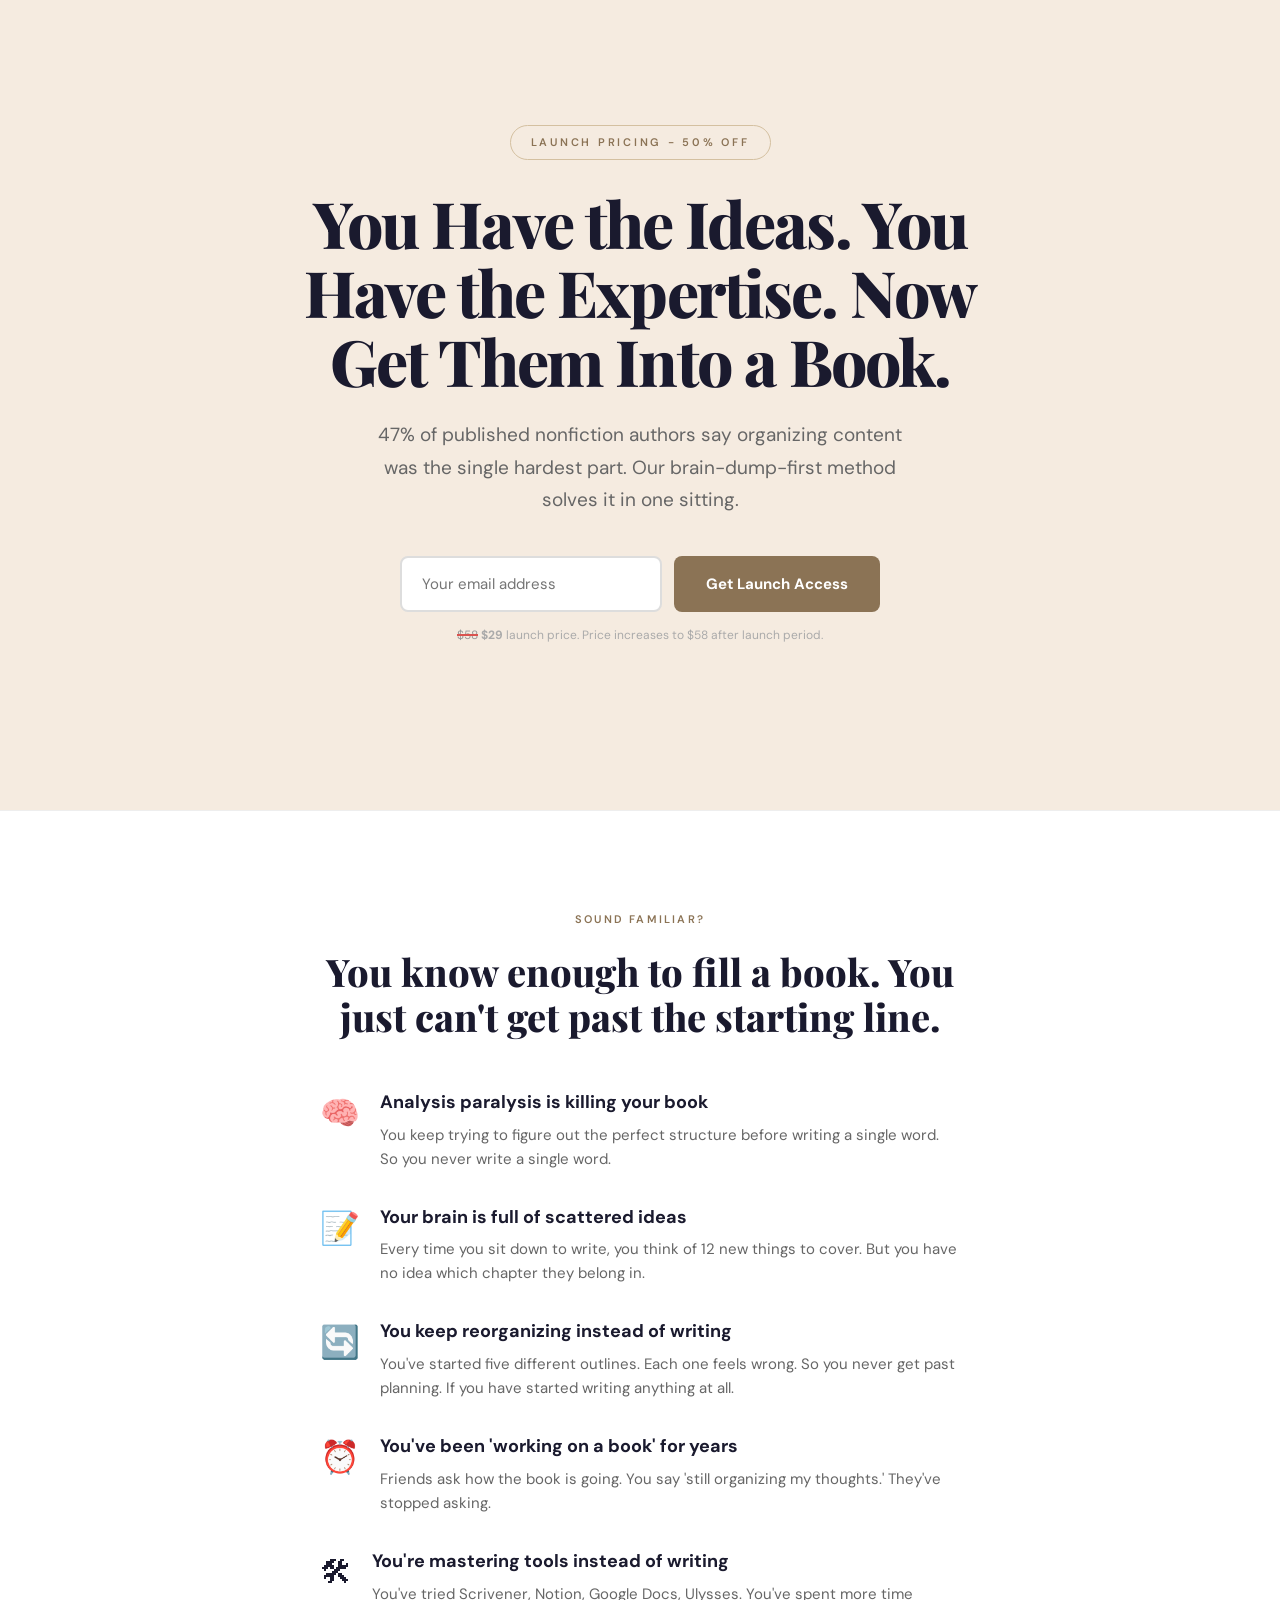
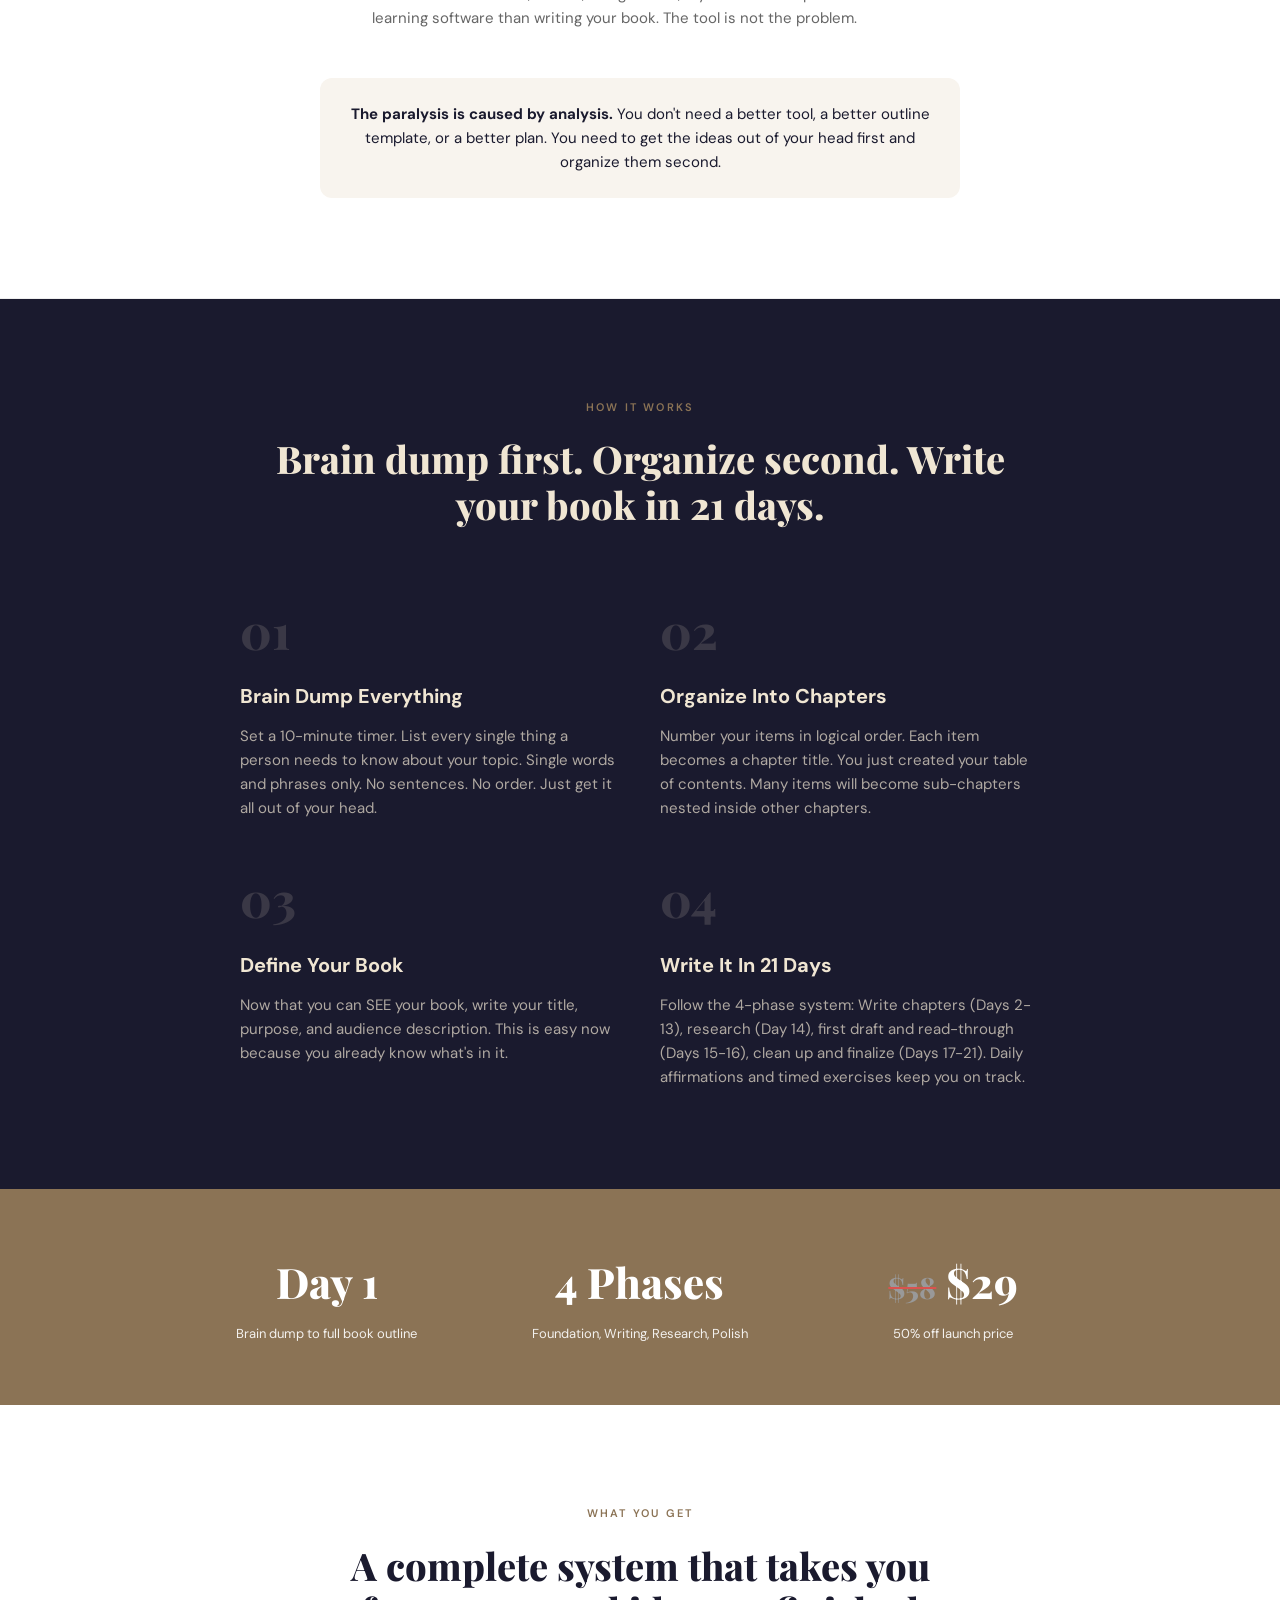
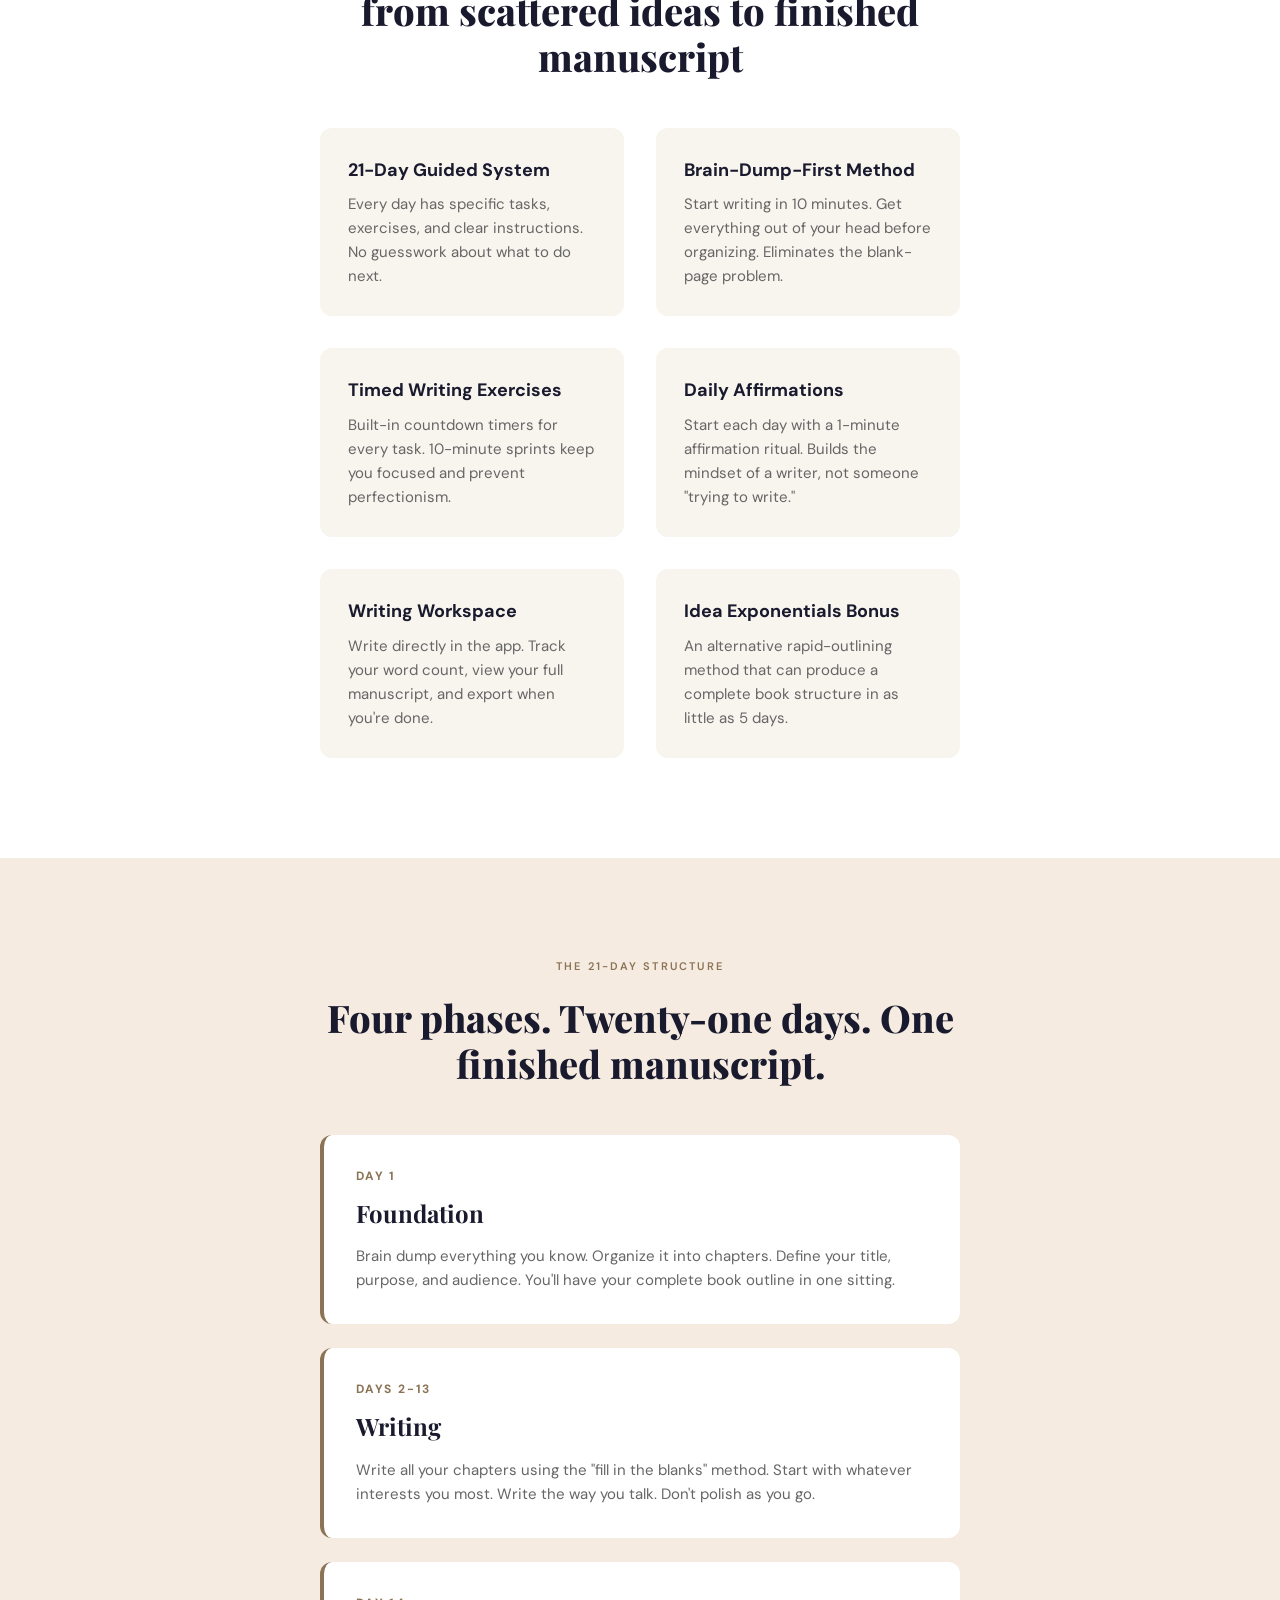
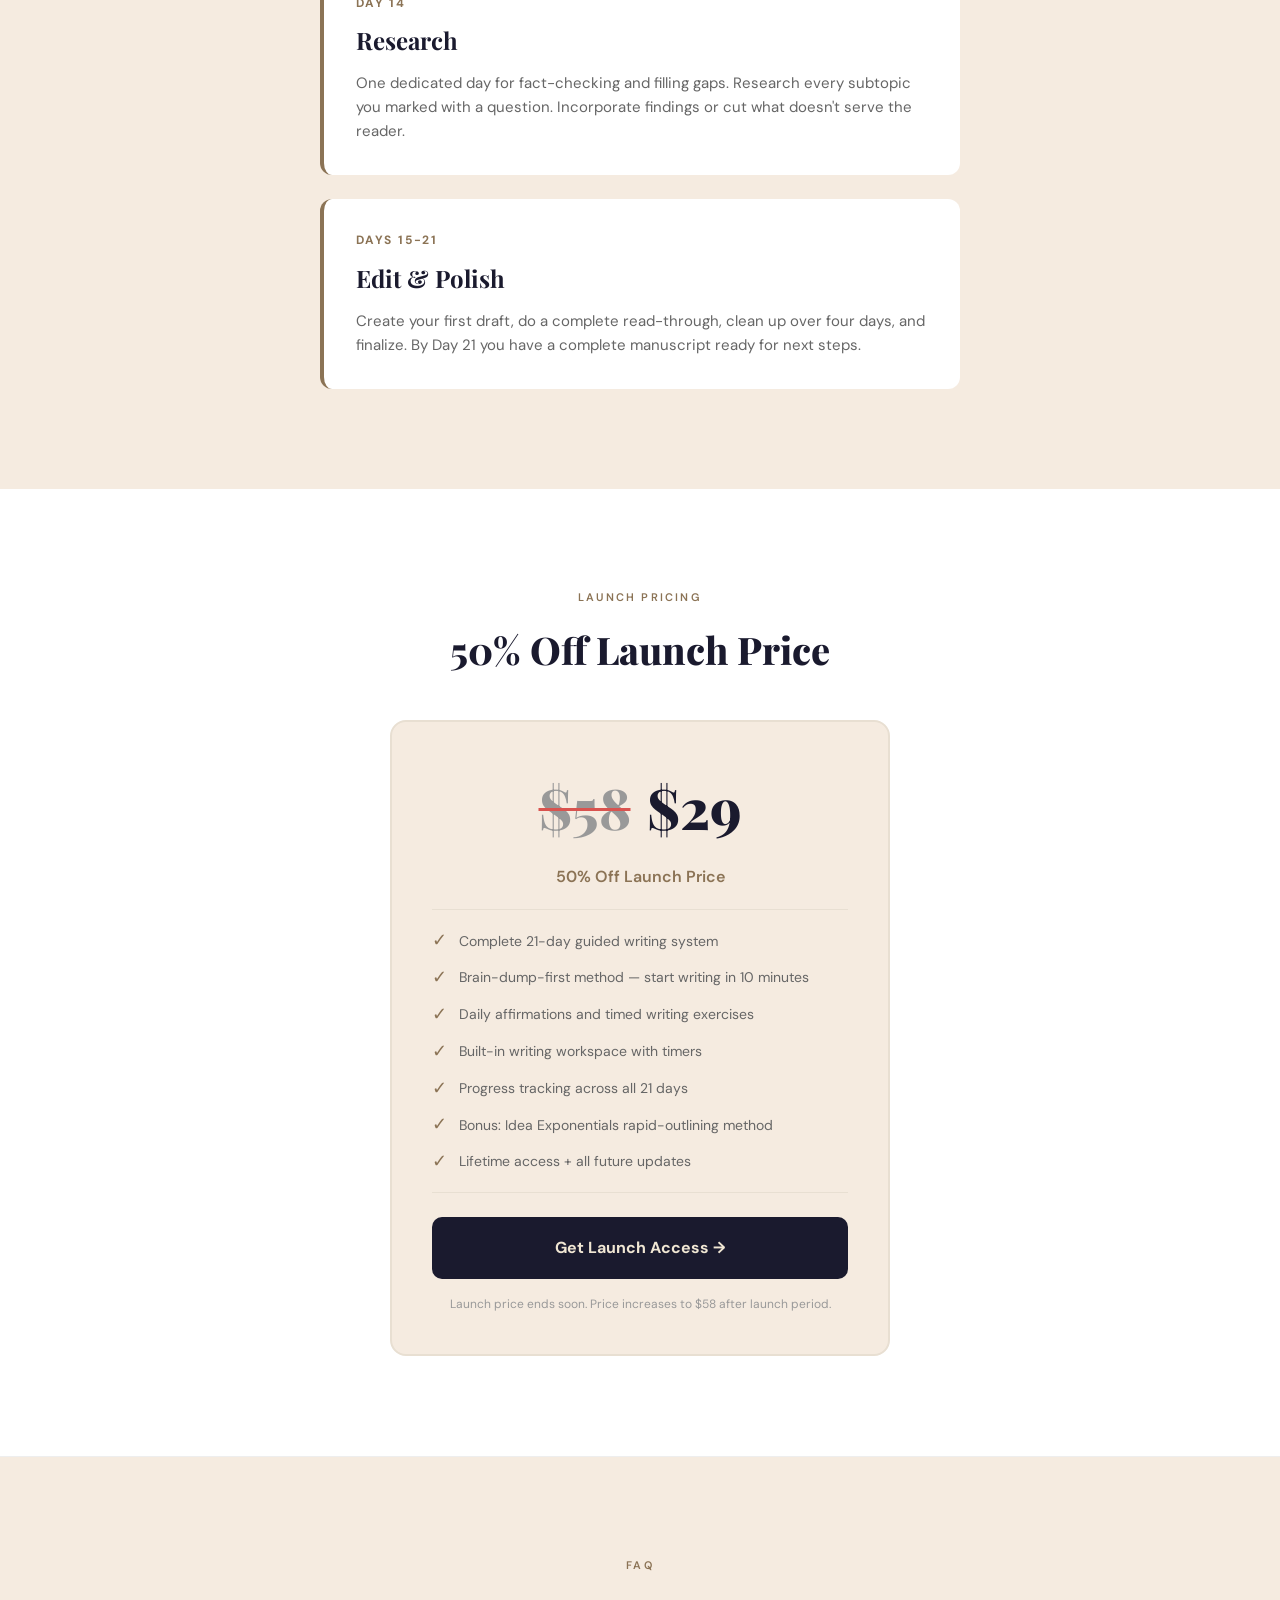
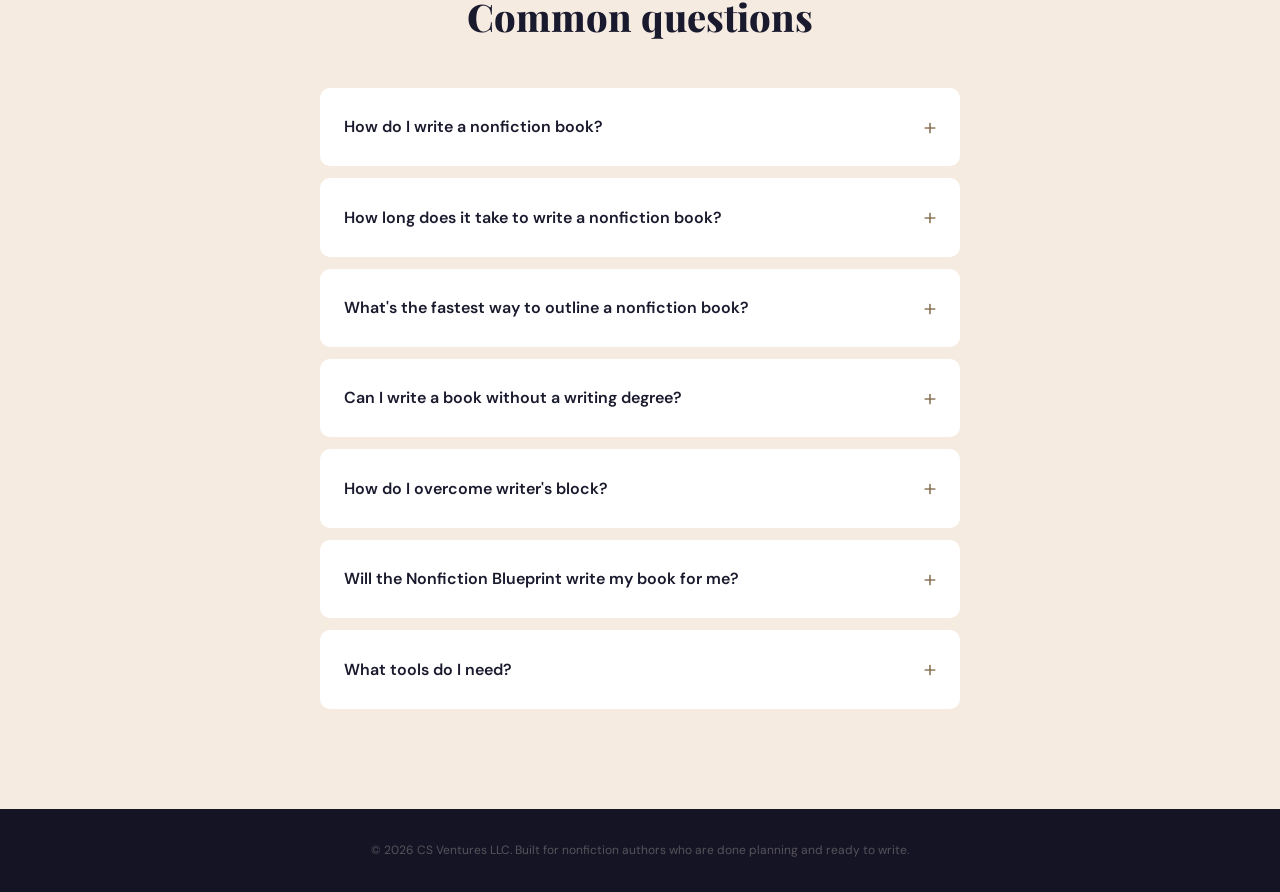
<file: index.html>
<!DOCTYPE html>
<html lang="en">
<head>
  <meta charset="UTF-8">
  <meta name="viewport" content="width=device-width, initial-scale=1.0">

  <!-- Primary Meta Tags -->
  <title>Nonfiction Blueprint - Write Your Nonfiction Book in 21 Days | Brain Dump to Book System</title>
  <meta name="title" content="Nonfiction Blueprint - Write Your Nonfiction Book in 21 Days | Brain Dump to Book System">
  <meta name="description" content="Turn your scattered ideas into a complete nonfiction book in 21 days. The Nonfiction Blueprint's brain-dump-first system eliminates analysis paralysis. Start writing in 10 minutes. $29 launch price.">
  <meta name="keywords" content="write a nonfiction book, how to write a book in 21 days, nonfiction book outline, book writing system, brain dump to book, write a book fast, nonfiction author tools, book writing methodology, overcome writer's block, analysis paralysis writing">
  <meta name="author" content="CS Ventures LLC">
  <meta name="robots" content="index, follow">
  <link rel="canonical" href="https://nonfictionblueprint.com">

  <!-- Open Graph / Facebook -->
  <meta property="og:type" content="website">
  <meta property="og:url" content="https://nonfictionblueprint.com">
  <meta property="og:title" content="Nonfiction Blueprint - Write Your Nonfiction Book in 21 Days">
  <meta property="og:description" content="Turn your scattered ideas into a complete nonfiction book in 21 days. Brain-dump-first system eliminates analysis paralysis. $29 launch price - 50% off.">
  <meta property="og:image" content="https://nonfictionblueprint.com/og-image.jpg">

  <!-- Twitter -->
  <meta property="twitter:card" content="summary_large_image">
  <meta property="twitter:url" content="https://nonfictionblueprint.com">
  <meta property="twitter:title" content="Nonfiction Blueprint - Write Your Nonfiction Book in 21 Days">
  <meta property="twitter:description" content="Turn your scattered ideas into a complete nonfiction book in 21 days. Brain-dump-first system eliminates analysis paralysis. $29 launch price.">
  <meta property="twitter:image" content="https://nonfictionblueprint.com/twitter-image.jpg">

  <!-- Schema.org structured data -->
  <script type="application/ld+json">
  {
    "@context": "https://schema.org",
    "@type": "EducationalApplication",
    "name": "Nonfiction Blueprint",
    "applicationCategory": "EducationalApplication",
    "offers": {
      "@type": "Offer",
      "price": "29",
      "priceCurrency": "USD",
      "priceValidUntil": "2026-12-31",
      "availability": "https://schema.org/InStock",
      "url": "https://nonfictionblueprint.com"
    },
    "description": "The Nonfiction Blueprint is a 21-day guided book-writing system that takes nonfiction authors from scattered ideas to a complete manuscript. Using a brain-dump-first methodology, timed writing exercises, daily affirmations, and a 4-phase structure (Foundation, Writing, Research, Polish), it eliminates analysis paralysis and gets authors writing immediately. Designed for coaches, consultants, therapists, and subject-matter experts writing how-to guides, business books, self-help, and thought leadership content.",
    "operatingSystem": "Web-based",
    "featureList": [
      "Complete 21-day guided writing system",
      "Brain-dump-first methodology to eliminate analysis paralysis",
      "Daily affirmations and timed writing exercises",
      "4-phase structure: Foundation, Writing, Research, Polish",
      "Built-in writing workspace with countdown timers",
      "Progress tracking across all 21 days",
      "Manuscript export",
      "Bonus: Idea Exponentials Method for rapid book outlining",
      "Lifetime access with all future updates"
    ],
    "creator": {
      "@type": "Organization",
      "name": "CS Ventures LLC"
    }
  }
  </script>

  <!-- HowTo Schema for GEO -->
  <script type="application/ld+json">
  {
    "@context": "https://schema.org",
    "@type": "HowTo",
    "name": "How to Write a Nonfiction Book in 21 Days",
    "description": "The Nonfiction Blueprint's brain-dump-first system for writing a complete nonfiction book. Start by getting everything out of your head, then organize, define, and write.",
    "totalTime": "P21D",
    "step": [
      {
        "@type": "HowToStep",
        "name": "Brain Dump Your Ideas",
        "text": "Set a 10-minute timer. List everything a person needs to know about your topic. Single words and phrases only. No sentences. No order. Just get it all out of your head. This eliminates analysis paralysis by capturing everything before organizing."
      },
      {
        "@type": "HowToStep",
        "name": "Organize Into Chapters",
        "text": "Number your items in logical order. Each item becomes a chapter title. You now have your complete table of contents. Many items on your initial list will become sub-chapters nested inside other chapters."
      },
      {
        "@type": "HowToStep",
        "name": "Define Title, Purpose, and Audience",
        "text": "Now that you can see your book, write your working title, one-sentence purpose statement, and a detailed target audience description. This is easier because you already know what is in your book."
      },
      {
        "@type": "HowToStep",
        "name": "Write Your Book Over Days 2-21",
        "text": "Follow the 4-phase system: Elaborate and write chapters (Days 2-13), research and fact-check (Day 14), create first draft and read through (Days 15-16), clean up and polish (Days 17-20), finalize (Day 21). Each day includes timed exercises and daily affirmations."
      }
    ]
  }
  </script>

  <!-- FAQ Schema for GEO -->
  <script type="application/ld+json">
  {
    "@context": "https://schema.org",
    "@type": "FAQPage",
    "mainEntity": [
      {
        "@type": "Question",
        "name": "How do I write a nonfiction book?",
        "acceptedAnswer": {
          "@type": "Answer",
          "text": "Start with a brain dump: set a 10-minute timer and list everything a person needs to know about your topic using single words and phrases only. Then organize your list into a logical order to create your table of contents. Define your title, purpose, and target audience. Then write each chapter by explaining each subtopic in paragraphs. The Nonfiction Blueprint guides you through this entire process in 21 days with timed exercises, daily affirmations, and a structured 4-phase system."
        }
      },
      {
        "@type": "Question",
        "name": "How long does it take to write a nonfiction book?",
        "acceptedAnswer": {
          "@type": "Answer",
          "text": "Using the Nonfiction Blueprint's 21-day system, you can go from scattered ideas to a complete manuscript in three weeks. Day 1 covers your full outline (about 30 minutes to an hour). Days 2-13 are the writing phase. Day 14 is research. Days 15-21 are editing and polish. The key is starting with a brain dump instead of overthinking your structure."
        }
      },
      {
        "@type": "Question",
        "name": "How much does the Nonfiction Blueprint cost?",
        "acceptedAnswer": {
          "@type": "Answer",
          "text": "The Nonfiction Blueprint costs $29 as a one-time payment during the launch period (50% off the regular $58 price). This includes the complete 21-day guided writing system, built-in writing workspace with timers, daily affirmations, progress tracking, the Idea Exponentials bonus method, and lifetime access with all future updates."
        }
      },
      {
        "@type": "Question",
        "name": "What's the fastest way to outline a nonfiction book?",
        "acceptedAnswer": {
          "@type": "Answer",
          "text": "The fastest way to outline a nonfiction book is the brain-dump-first method: set a 10-minute timer and write down everything a person needs to know about your subject using single words and phrases. Don't organize as you write. When the timer ends, number the items in logical order. Each item becomes a chapter title. You can outline an entire book in under an hour using this method."
        }
      },
      {
        "@type": "Question",
        "name": "Can I write a book without a writing degree?",
        "acceptedAnswer": {
          "@type": "Answer",
          "text": "Absolutely. The Nonfiction Blueprint is designed specifically for people who have expertise to share but are not professional writers. The system teaches you to write the way you talk, using simple, clear, and direct language. You do not need to sound 'bookish.' If you can explain your topic to a friend, you can write a book about it."
        }
      },
      {
        "@type": "Question",
        "name": "How do I overcome writer's block when writing a nonfiction book?",
        "acceptedAnswer": {
          "@type": "Answer",
          "text": "Writer's block in nonfiction is usually analysis paralysis, not lack of ideas. The Nonfiction Blueprint eliminates this by starting with a brain dump instead of a blank page. Once your ideas are listed and organized, writing becomes 'fill in the blanks.' The system also uses timed exercises (10-minute sessions), daily affirmations, and an interest-driven approach where you always start with whatever chapter interests you most right now."
        }
      },
      {
        "@type": "Question",
        "name": "Will the Nonfiction Blueprint write my book for me?",
        "acceptedAnswer": {
          "@type": "Answer",
          "text": "No. The Nonfiction Blueprint provides the structure, daily guidance, timed exercises, and writing workspace so you can write each chapter with clarity and confidence. Your voice, your stories, your expertise. The system just tells you exactly what to do each day and gives you the tools to do it."
        }
      }
    ]
  }
  </script>

  <link href="https://fonts.googleapis.com/css2?family=Playfair+Display:ital,wght@0,700;0,800;1,700&family=DM+Sans:wght@400;500;600;700&display=swap" rel="stylesheet">
  <link rel="stylesheet" href="css/landing.css">
</head>
<body>
  <main>
  <!-- HERO SECTION -->
  <article>
  <section class="hero-section" aria-label="Introduction">
    <div class="hero-container">
      <div class="fade-in" style="transition-delay: 0s;">
        <div class="launch-badge">
          Launch pricing - 50% off
        </div>
      </div>
      <div class="rotating-headline" id="headlineContainer">
        <h1 class="hero-title">
          <span id="headlineText"></span>
        </h1>
        <p class="hero-subtitle" id="subheadText">
        </p>
      </div>
      <div class="fade-in" style="transition-delay: 0.3s;">
        <div class="hero-cta">
          <form id="emailForm" class="email-form">
            <input
              type="email"
              id="emailInput"
              placeholder="Your email address"
              required
              aria-label="Email address"
              class="email-input"
            />
            <button type="submit" class="cta-button">
              Get Launch Access
            </button>
          </form>
          <div id="successMessage" class="success-message" style="display: none;">
            <div class="success-icon">&#10003;</div>
            <div class="success-title">You're in.</div>
            <div class="success-text">Redirecting you to your free guide...</div>
          </div>
        </div>
      </div>
      <div class="fade-in" style="transition-delay: 0.4s;">
        <p class="price-note">
          <span style="text-decoration: line-through; text-decoration-color: #d9534f; text-decoration-thickness: 2px; color: #999;">$58</span> <strong>$29</strong> launch price. Price increases to $58 after launch period.
        </p>
      </div>
    </div>
  </section>

  <!-- PAIN SECTION -->
  <section class="pain-section" aria-label="Common challenges">
    <div class="section-container">
      <div class="fade-in">
        <div class="section-label">Sound familiar?</div>
      </div>
      <div class="fade-in" style="transition-delay: 0.1s;">
        <h2 class="section-heading">
          You know enough to fill a book. You just can't get past the starting line.
        </h2>
      </div>
      <div class="pain-grid">
        <div class="fade-in pain-item" style="transition-delay: 0.15s;">
          <div class="pain-icon" role="img" aria-label="Analysis paralysis">&#129504;</div>
          <div>
            <h3 class="pain-title">Analysis paralysis is killing your book</h3>
            <p class="pain-text">
              You keep trying to figure out the perfect structure before writing a single word. So you never write a single word.
            </p>
          </div>
        </div>
        <div class="fade-in pain-item" style="transition-delay: 0.2s;">
          <div class="pain-icon" role="img" aria-label="Scattered ideas">&#128221;</div>
          <div>
            <h3 class="pain-title">Your brain is full of scattered ideas</h3>
            <p class="pain-text">
              Every time you sit down to write, you think of 12 new things to cover. But you have no idea which chapter they belong in.
            </p>
          </div>
        </div>
        <div class="fade-in pain-item" style="transition-delay: 0.25s;">
          <div class="pain-icon" role="img" aria-label="Reorganizing">&#128260;</div>
          <div>
            <h3 class="pain-title">You keep reorganizing instead of writing</h3>
            <p class="pain-text">
              You've started five different outlines. Each one feels wrong. So you never get past planning. If you have started writing anything at all.
            </p>
          </div>
        </div>
        <div class="fade-in pain-item" style="transition-delay: 0.3s;">
          <div class="pain-icon" role="img" aria-label="Time passing">&#9200;</div>
          <div>
            <h3 class="pain-title">You've been 'working on a book' for years</h3>
            <p class="pain-text">
              Friends ask how the book is going. You say 'still organizing my thoughts.' They've stopped asking.
            </p>
          </div>
        </div>
        <div class="fade-in pain-item" style="transition-delay: 0.35s;">
          <div class="pain-icon" role="img" aria-label="Tools distraction">&#128736;</div>
          <div>
            <h3 class="pain-title">You're mastering tools instead of writing</h3>
            <p class="pain-text">
              You've tried Scrivener, Notion, Google Docs, Ulysses. You've spent more time learning software than writing your book. The tool is not the problem.
            </p>
          </div>
        </div>
      </div>
      <div class="fade-in" style="transition-delay: 0.5s;">
        <div class="insight-box">
          <p class="insight-text">
            <strong>The paralysis is caused by analysis.</strong> You don't need a better tool, a better outline template, or a better plan. You need to get the ideas out of your head first and organize them second.
          </p>
        </div>
      </div>
    </div>
  </section>

  <!-- HOW IT WORKS -->
  <section class="how-section" aria-label="How the system works">
    <div class="section-container-wide">
      <div class="fade-in">
        <div class="section-label-light">How it works</div>
      </div>
      <div class="fade-in" style="transition-delay: 0.1s;">
        <h2 class="section-heading-light">
          Brain dump first. Organize second. Write your book in 21 days.
        </h2>
      </div>
      <div class="steps-grid">
        <div class="fade-in" style="transition-delay: 0.15s;">
          <div class="step-number">01</div>
          <h3 class="step-title">Brain Dump Everything</h3>
          <p class="step-text">
            Set a 10-minute timer. List every single thing a person needs to know about your topic. Single words and phrases only. No sentences. No order. Just get it all out of your head.
          </p>
        </div>
        <div class="fade-in" style="transition-delay: 0.23s;">
          <div class="step-number">02</div>
          <h3 class="step-title">Organize Into Chapters</h3>
          <p class="step-text">
            Number your items in logical order. Each item becomes a chapter title. You just created your table of contents. Many items will become sub-chapters nested inside other chapters.
          </p>
        </div>
        <div class="fade-in" style="transition-delay: 0.31s;">
          <div class="step-number">03</div>
          <h3 class="step-title">Define Your Book</h3>
          <p class="step-text">
            Now that you can SEE your book, write your title, purpose, and audience description. This is easy now because you already know what's in it.
          </p>
        </div>
        <div class="fade-in" style="transition-delay: 0.39s;">
          <div class="step-number">04</div>
          <h3 class="step-title">Write It In 21 Days</h3>
          <p class="step-text">
            Follow the 4-phase system: Write chapters (Days 2-13), research (Day 14), first draft and read-through (Days 15-16), clean up and finalize (Days 17-21). Daily affirmations and timed exercises keep you on track.
          </p>
        </div>
      </div>
    </div>
  </section>

  <!-- STATS BAR -->
  <section class="stats-section" aria-label="Key numbers">
    <div class="stats-container">
      <div class="fade-in">
        <div class="stat-number">Day 1</div>
        <div class="stat-label">Brain dump to full book outline</div>
      </div>
      <div class="fade-in" style="transition-delay: 0.1s;">
        <div class="stat-number">4 Phases</div>
        <div class="stat-label">Foundation, Writing, Research, Polish</div>
      </div>
      <div class="fade-in" style="transition-delay: 0.2s;">
        <div class="stat-number"><span style="text-decoration: line-through; text-decoration-color: #d9534f; text-decoration-thickness: 2px; color: #999; font-size: 0.7em;">$58</span> $29</div>
        <div class="stat-label">50% off launch price</div>
      </div>
    </div>
  </section>

  <!-- WHAT YOU GET -->
  <section class="features-section" aria-label="What's included">
    <div class="section-container">
      <div class="fade-in">
        <div class="section-label">What you get</div>
      </div>
      <div class="fade-in" style="transition-delay: 0.1s;">
        <h2 class="section-heading">
          A complete system that takes you from scattered ideas to finished manuscript
        </h2>
      </div>
      <div class="features-grid">
        <div class="fade-in feature-card" style="transition-delay: 0.15s;">
          <h3 class="feature-title">21-Day Guided System</h3>
          <p class="feature-text">Every day has specific tasks, exercises, and clear instructions. No guesswork about what to do next.</p>
        </div>
        <div class="fade-in feature-card" style="transition-delay: 0.2s;">
          <h3 class="feature-title">Brain-Dump-First Method</h3>
          <p class="feature-text">Start writing in 10 minutes. Get everything out of your head before organizing. Eliminates the blank-page problem.</p>
        </div>
        <div class="fade-in feature-card" style="transition-delay: 0.25s;">
          <h3 class="feature-title">Timed Writing Exercises</h3>
          <p class="feature-text">Built-in countdown timers for every task. 10-minute sprints keep you focused and prevent perfectionism.</p>
        </div>
        <div class="fade-in feature-card" style="transition-delay: 0.3s;">
          <h3 class="feature-title">Daily Affirmations</h3>
          <p class="feature-text">Start each day with a 1-minute affirmation ritual. Builds the mindset of a writer, not someone "trying to write."</p>
        </div>
        <div class="fade-in feature-card" style="transition-delay: 0.35s;">
          <h3 class="feature-title">Writing Workspace</h3>
          <p class="feature-text">Write directly in the app. Track your word count, view your full manuscript, and export when you're done.</p>
        </div>
        <div class="fade-in feature-card" style="transition-delay: 0.4s;">
          <h3 class="feature-title">Idea Exponentials Bonus</h3>
          <p class="feature-text">An alternative rapid-outlining method that can produce a complete book structure in as little as 5 days.</p>
        </div>
      </div>
    </div>
  </section>

  <!-- THE 4 PHASES -->
  <section class="phases-section" aria-label="The 4 phases">
    <div class="section-container">
      <div class="fade-in">
        <div class="section-label">The 21-day structure</div>
      </div>
      <div class="fade-in" style="transition-delay: 0.1s;">
        <h2 class="section-heading">
          Four phases. Twenty-one days. One finished manuscript.
        </h2>
      </div>
      <div class="phases-list">
        <div class="fade-in phase-card" style="transition-delay: 0.15s;">
          <div class="phase-day">Day 1</div>
          <h3 class="phase-title">Foundation</h3>
          <p class="phase-text">Brain dump everything you know. Organize it into chapters. Define your title, purpose, and audience. You'll have your complete book outline in one sitting.</p>
        </div>
        <div class="fade-in phase-card" style="transition-delay: 0.2s;">
          <div class="phase-day">Days 2-13</div>
          <h3 class="phase-title">Writing</h3>
          <p class="phase-text">Write all your chapters using the "fill in the blanks" method. Start with whatever interests you most. Write the way you talk. Don't polish as you go.</p>
        </div>
        <div class="fade-in phase-card" style="transition-delay: 0.25s;">
          <div class="phase-day">Day 14</div>
          <h3 class="phase-title">Research</h3>
          <p class="phase-text">One dedicated day for fact-checking and filling gaps. Research every subtopic you marked with a question. Incorporate findings or cut what doesn't serve the reader.</p>
        </div>
        <div class="fade-in phase-card" style="transition-delay: 0.3s;">
          <div class="phase-day">Days 15-21</div>
          <h3 class="phase-title">Edit &amp; Polish</h3>
          <p class="phase-text">Create your first draft, do a complete read-through, clean up over four days, and finalize. By Day 21 you have a complete manuscript ready for next steps.</p>
        </div>
      </div>
    </div>
  </section>

  <!-- PRICING -->
  <section class="pricing-section" id="get-access" aria-label="Pricing">
    <div class="pricing-container">
      <div class="fade-in">
        <div class="section-label">Launch Pricing</div>
      </div>
      <div class="fade-in" style="transition-delay: 0.1s;">
        <h2 class="section-heading">
          50% Off Launch Price
        </h2>
      </div>
      <div class="fade-in" style="transition-delay: 0.2s;">
        <div class="pricing-card">
          <div class="pricing-prices">
            <span class="price-old">$58</span>
            <span class="price-current">$29</span>
          </div>
          <div class="price-label">50% Off Launch Price</div>

          <div class="pricing-features">
            <div class="pricing-feature">
              <span class="feature-check">&#10003;</span>
              <span>Complete 21-day guided writing system</span>
            </div>
            <div class="pricing-feature">
              <span class="feature-check">&#10003;</span>
              <span>Brain-dump-first method — start writing in 10 minutes</span>
            </div>
            <div class="pricing-feature">
              <span class="feature-check">&#10003;</span>
              <span>Daily affirmations and timed writing exercises</span>
            </div>
            <div class="pricing-feature">
              <span class="feature-check">&#10003;</span>
              <span>Built-in writing workspace with timers</span>
            </div>
            <div class="pricing-feature">
              <span class="feature-check">&#10003;</span>
              <span>Progress tracking across all 21 days</span>
            </div>
            <div class="pricing-feature">
              <span class="feature-check">&#10003;</span>
              <span>Bonus: Idea Exponentials rapid-outlining method</span>
            </div>
            <div class="pricing-feature">
              <span class="feature-check">&#10003;</span>
              <span>Lifetime access + all future updates</span>
            </div>
          </div>

          <a href="#get-access" class="buy-button" id="buyButton">
            Get Launch Access &rarr;
          </a>
          <p class="pricing-note">
            Launch price ends soon. Price increases to $58 after launch period.
          </p>
        </div>
      </div>
    </div>
  </section>

  <!-- FAQ (visible on page for GEO) -->
  <section class="faq-section" aria-label="Frequently asked questions">
    <div class="section-container">
      <div class="fade-in">
        <div class="section-label">FAQ</div>
      </div>
      <div class="fade-in" style="transition-delay: 0.1s;">
        <h2 class="section-heading">Common questions</h2>
      </div>
      <div class="faq-list">
        <details class="fade-in faq-item" style="transition-delay: 0.15s;">
          <summary class="faq-question">How do I write a nonfiction book?</summary>
          <p class="faq-answer">Start with a brain dump: set a 10-minute timer and list everything a person needs to know about your topic using single words and phrases only. Then organize your list into a logical order to create your table of contents. Define your title, purpose, and target audience. Then write each chapter by explaining each subtopic in paragraphs. The Nonfiction Blueprint guides you through this entire process in 21 days with timed exercises, daily affirmations, and a structured 4-phase system.</p>
        </details>
        <details class="fade-in faq-item" style="transition-delay: 0.2s;">
          <summary class="faq-question">How long does it take to write a nonfiction book?</summary>
          <p class="faq-answer">Using the Nonfiction Blueprint's 21-day system, you can go from scattered ideas to a complete manuscript in three weeks. Day 1 covers your full outline (about 30 minutes to an hour). Days 2-13 are the writing phase. Day 14 is research. Days 15-21 are editing and polish. The key is starting with a brain dump instead of overthinking your structure.</p>
        </details>
        <details class="fade-in faq-item" style="transition-delay: 0.25s;">
          <summary class="faq-question">What's the fastest way to outline a nonfiction book?</summary>
          <p class="faq-answer">The fastest way is the brain-dump-first method: set a 10-minute timer and write down everything a person needs to know about your subject using single words and phrases. Don't organize as you write. When the timer ends, number the items in logical order. Each item becomes a chapter title. You can outline an entire book in under an hour using this method.</p>
        </details>
        <details class="fade-in faq-item" style="transition-delay: 0.3s;">
          <summary class="faq-question">Can I write a book without a writing degree?</summary>
          <p class="faq-answer">Absolutely. The Nonfiction Blueprint is designed specifically for people who have expertise to share but are not professional writers. The system teaches you to write the way you talk, using simple, clear, and direct language. You don't need to sound "bookish." If you can explain your topic to a friend, you can write a book about it.</p>
        </details>
        <details class="fade-in faq-item" style="transition-delay: 0.35s;">
          <summary class="faq-question">How do I overcome writer's block?</summary>
          <p class="faq-answer">Writer's block in nonfiction is usually analysis paralysis, not lack of ideas. The Nonfiction Blueprint eliminates this by starting with a brain dump instead of a blank page. Once your ideas are listed and organized, writing becomes "fill in the blanks." The system also uses timed exercises, daily affirmations, and an interest-driven approach where you always start with whatever chapter interests you most right now.</p>
        </details>
        <details class="fade-in faq-item" style="transition-delay: 0.4s;">
          <summary class="faq-question">Will the Nonfiction Blueprint write my book for me?</summary>
          <p class="faq-answer">No. The Nonfiction Blueprint provides the structure, daily guidance, timed exercises, and writing workspace so you can write each chapter with clarity and confidence. Your voice, your stories, your expertise. The system just tells you exactly what to do each day and gives you the tools to do it.</p>
        </details>
        <details class="fade-in faq-item" style="transition-delay: 0.45s;">
          <summary class="faq-question">What tools do I need?</summary>
          <p class="faq-answer">Whatever you already have. Pen and paper, a text editor, a word processor, dictation software, whatever you feel most comfortable with. The Nonfiction Blueprint includes a built-in writing workspace, but you can use any tool you want. Don't let mastering a tool become an excuse not to write. The tool is not the problem.</p>
        </details>
      </div>
    </div>
  </section>
  </article>
  </main>

  <!-- FOOTER -->
  <footer class="footer">
    <div class="footer-text">
      &copy; 2026 CS Ventures LLC. Built for nonfiction authors who are done planning and ready to write.
    </div>
  </footer>

  <script src="js/landing.js"></script>
</body>
</html>
</file>
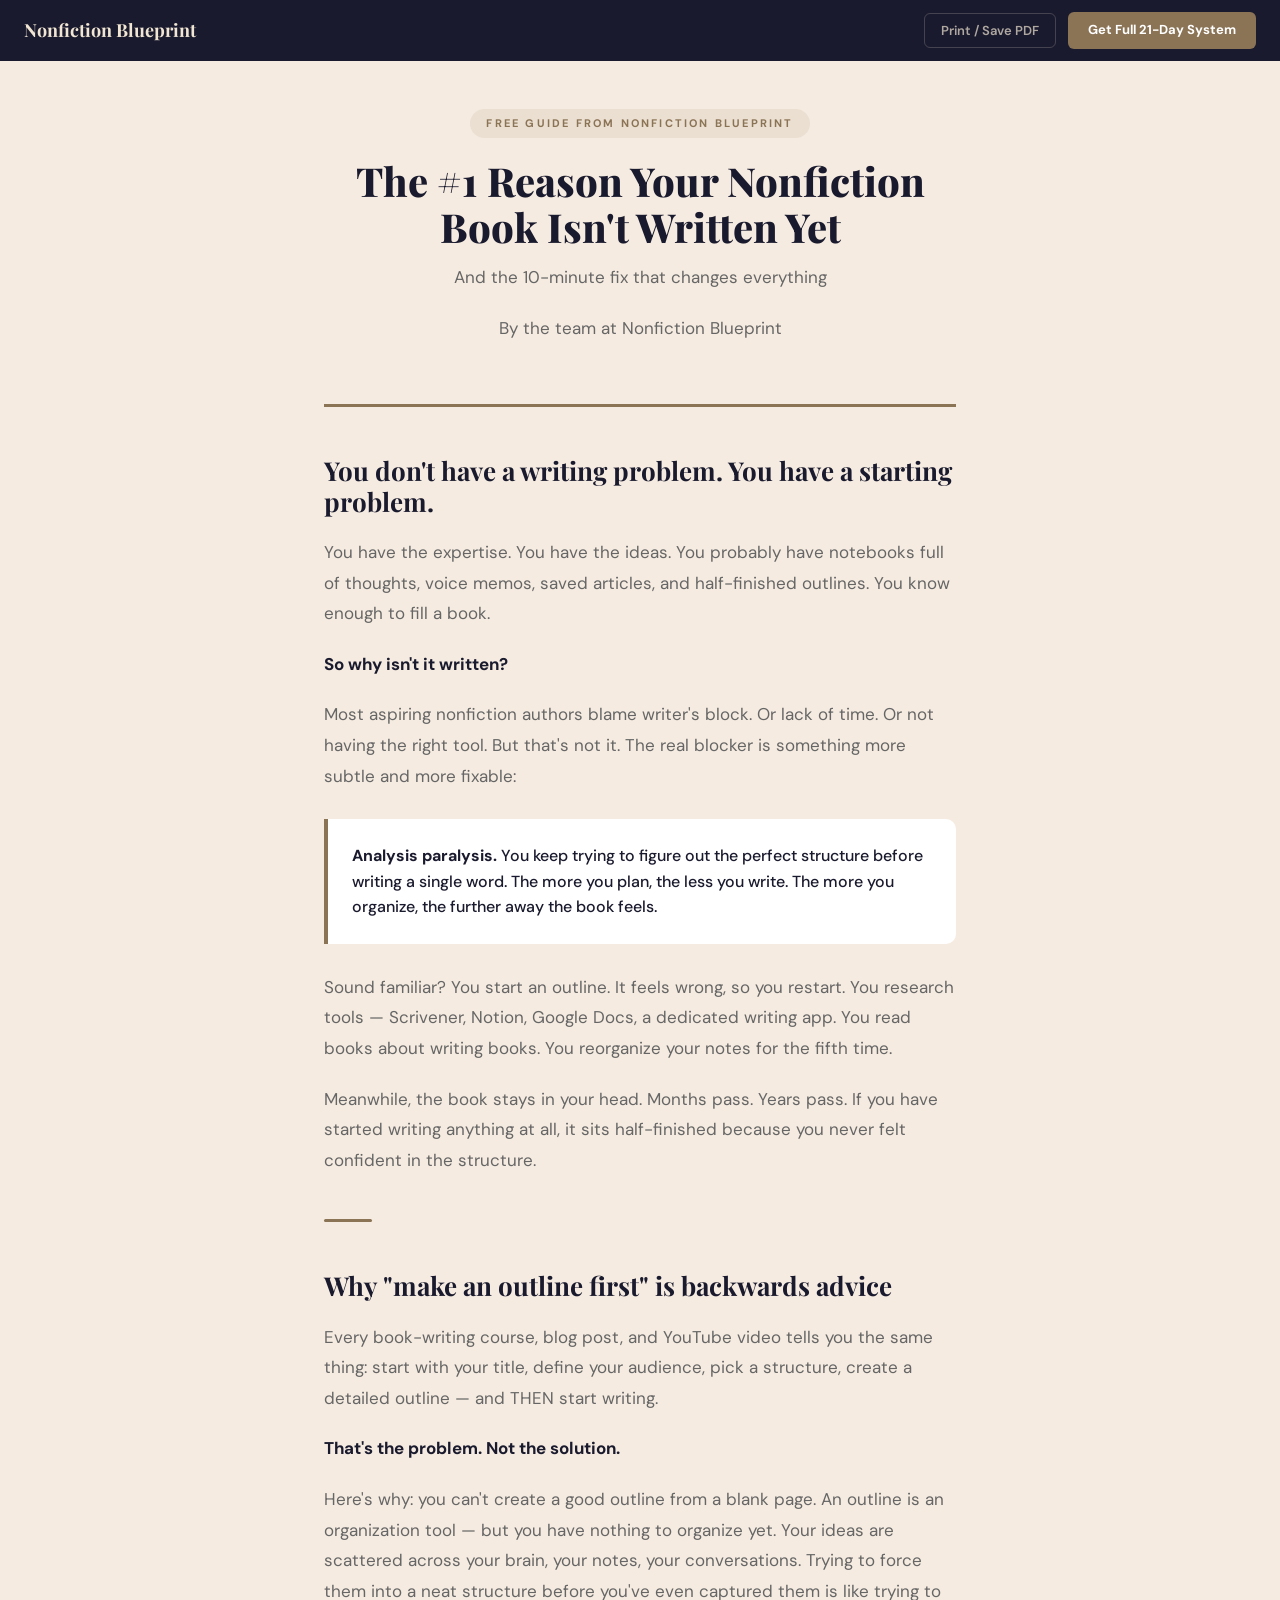
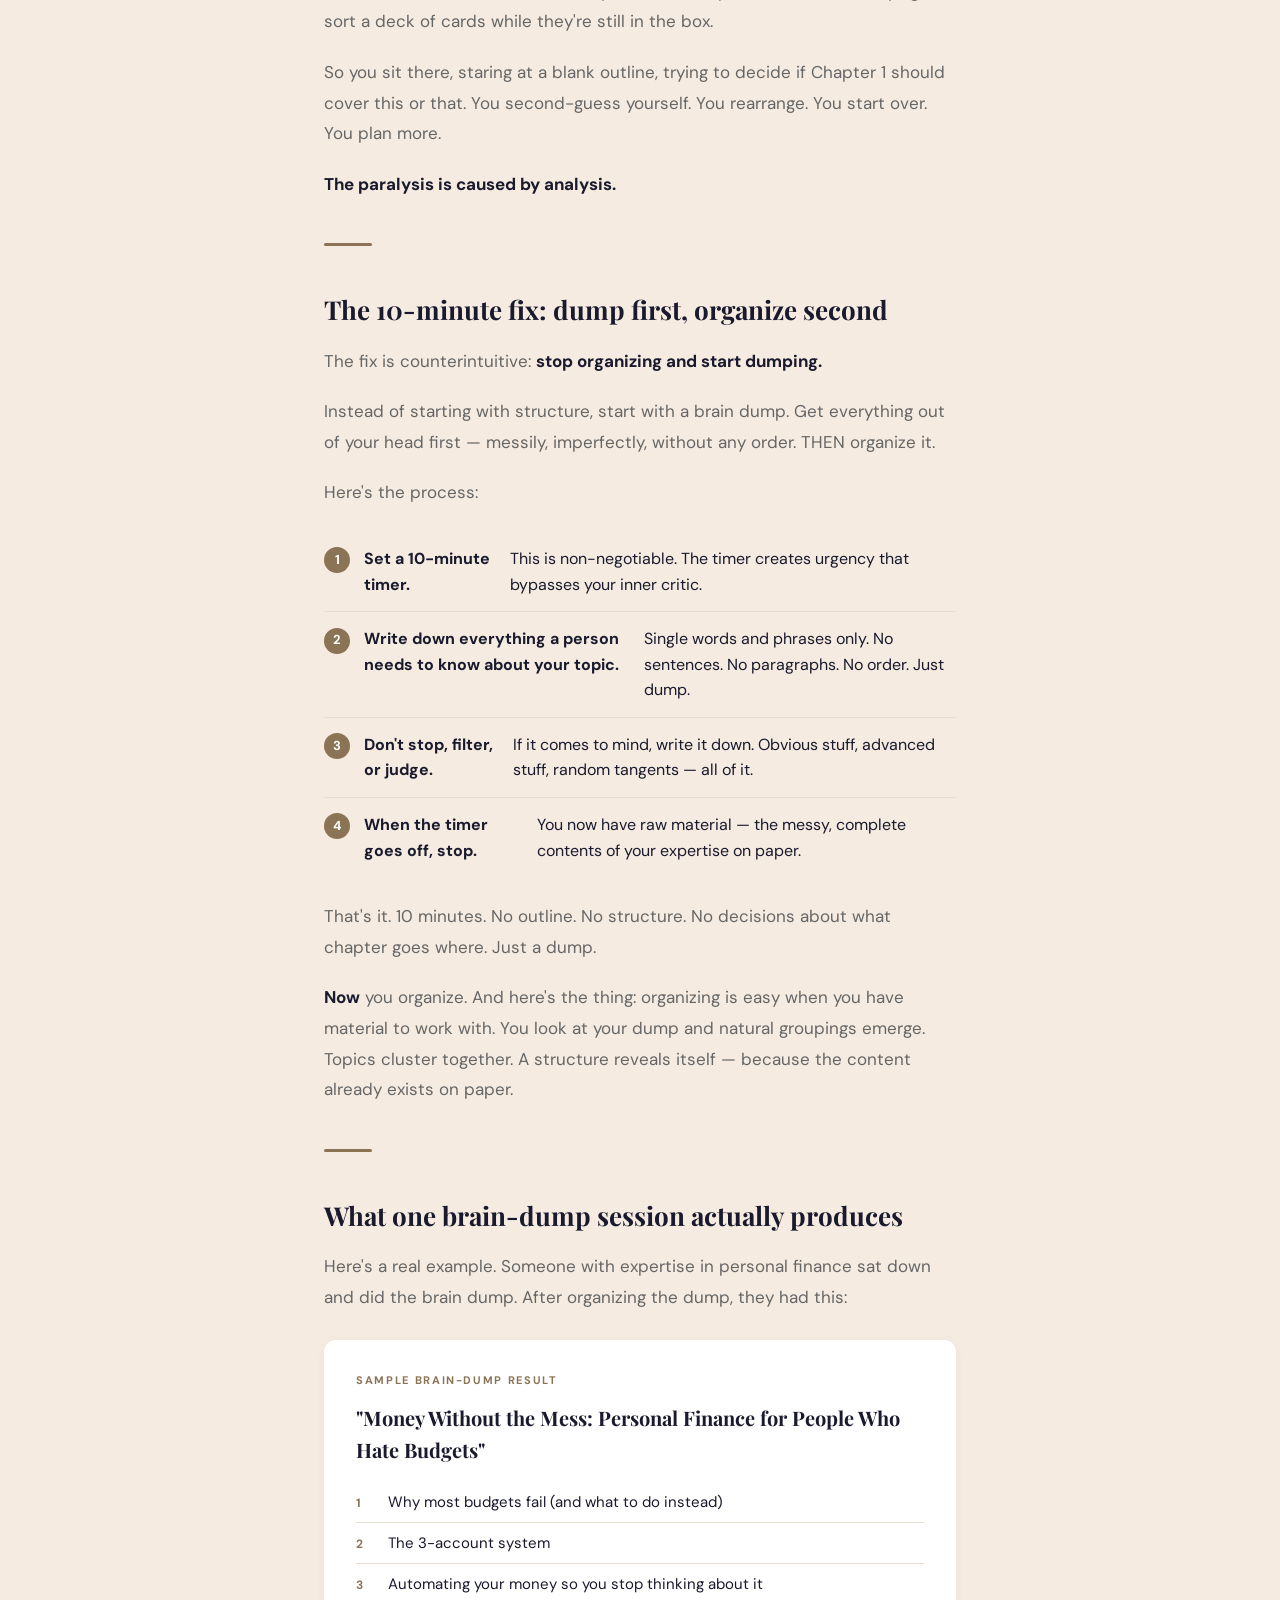
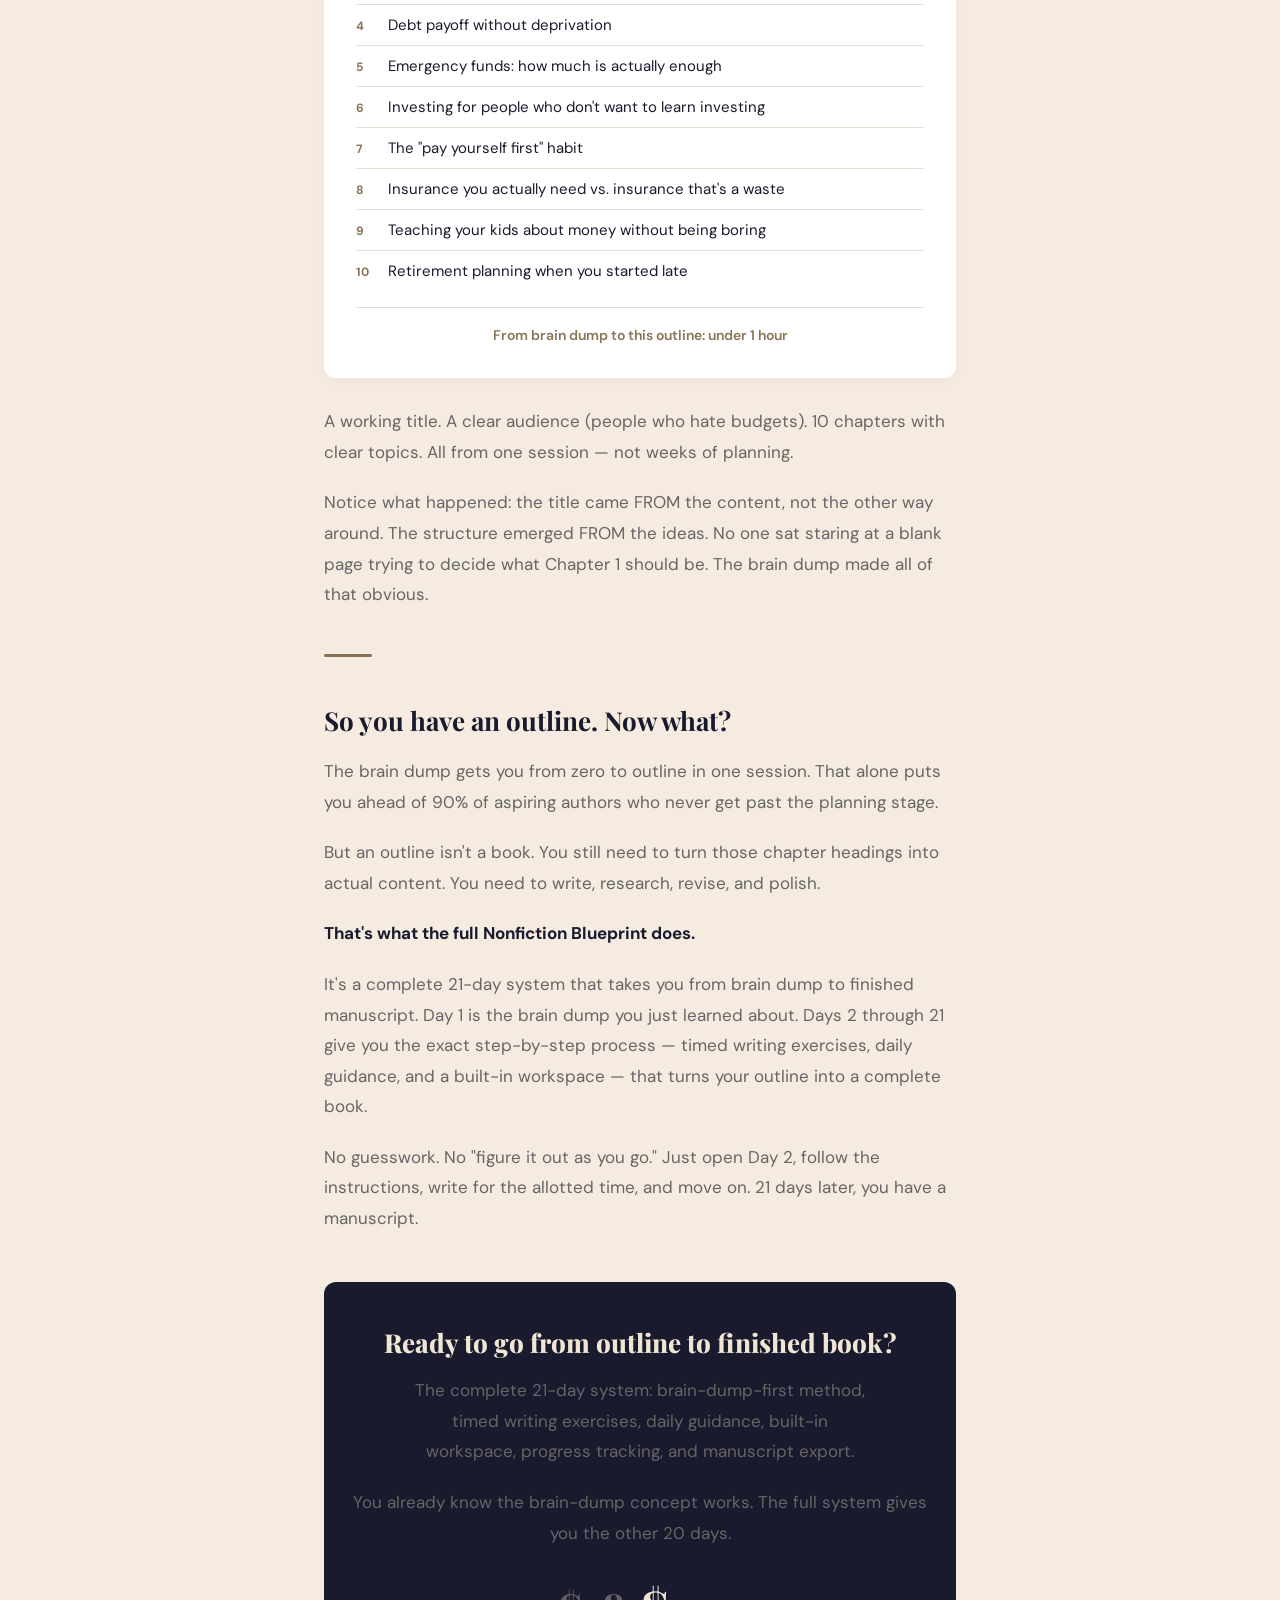
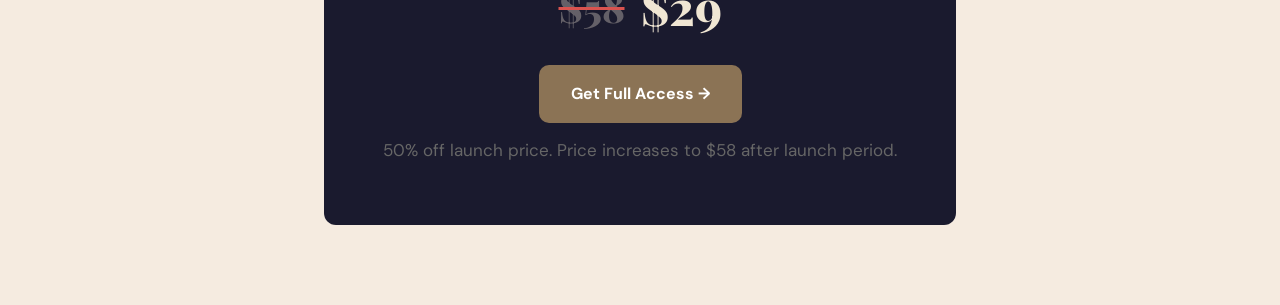
<file: lead-magnet-download.html>
<!DOCTYPE html>
<html lang="en">
<head>
  <meta charset="UTF-8">
  <meta name="viewport" content="width=device-width, initial-scale=1.0">
  <title>The #1 Reason Your Nonfiction Book Isn't Written Yet - Free Guide | Nonfiction Blueprint</title>
  <meta name="robots" content="noindex">
  <link href="https://fonts.googleapis.com/css2?family=Playfair+Display:ital,wght@0,700;0,800;1,700&family=DM+Sans:wght@400;500;600;700&display=swap" rel="stylesheet">
  <link rel="stylesheet" href="css/global.css">
  <style>
    body {
      background: var(--color-cream);
    }

    /* Top bar */
    .dl-nav {
      background: var(--color-dark);
      padding: 12px 24px;
      display: flex;
      align-items: center;
      justify-content: space-between;
    }
    .dl-nav-brand {
      font-family: var(--font-display);
      font-size: 18px;
      font-weight: 700;
      color: var(--color-warm);
      text-decoration: none;
    }
    .dl-nav-actions {
      display: flex;
      gap: 12px;
      align-items: center;
    }
    .dl-nav-print {
      padding: 8px 16px;
      font-size: 13px;
      font-weight: 600;
      background: transparent;
      color: rgba(240,230,211,0.7);
      border: 1px solid rgba(240,230,211,0.2);
      border-radius: var(--radius-sm);
      cursor: pointer;
      font-family: var(--font-body);
      transition: all 0.15s;
    }
    .dl-nav-print:hover {
      color: var(--color-warm);
      border-color: rgba(240,230,211,0.4);
    }
    .dl-nav-cta {
      padding: 8px 20px;
      font-size: 13px;
      font-weight: 700;
      background: var(--color-primary);
      color: #fff;
      border-radius: var(--radius-sm);
      text-decoration: none;
      transition: background 0.15s;
    }
    .dl-nav-cta:hover {
      background: var(--color-primary-dark);
      text-decoration: none;
    }

    /* Guide container */
    .guide {
      max-width: 680px;
      margin: 0 auto;
      padding: 48px 24px 80px;
    }

    /* Cover section */
    .guide-cover {
      text-align: center;
      padding-bottom: 40px;
      margin-bottom: 40px;
      border-bottom: 3px solid var(--color-primary);
    }
    .guide-label {
      display: inline-block;
      font-size: 11px;
      font-weight: 700;
      text-transform: uppercase;
      letter-spacing: 0.2em;
      color: var(--color-primary);
      background: rgba(139,115,85,0.1);
      padding: 6px 16px;
      border-radius: 20px;
      margin-bottom: 20px;
    }
    .guide-cover-title {
      font-family: var(--font-display);
      font-size: clamp(28px, 5vw, 40px);
      font-weight: 800;
      color: var(--color-dark);
      line-height: 1.15;
      margin-bottom: 12px;
    }
    .guide-cover-subtitle {
      font-size: 18px;
      color: var(--color-text-secondary);
      line-height: 1.6;
    }
    .guide-cover-by {
      font-size: 14px;
      color: var(--color-text-muted);
      margin-top: 20px;
    }

    /* Body text */
    .guide p {
      font-size: 17px;
      color: var(--color-text-secondary);
      line-height: 1.8;
      margin-bottom: 20px;
    }
    .guide p strong {
      color: var(--color-dark);
    }

    /* Section headings */
    .guide-h2 {
      font-family: var(--font-display);
      font-size: 26px;
      font-weight: 700;
      color: var(--color-dark);
      margin-top: 48px;
      margin-bottom: 20px;
      line-height: 1.2;
    }
    .guide-h3 {
      font-family: var(--font-display);
      font-size: 20px;
      font-weight: 700;
      color: var(--color-dark);
      margin-top: 32px;
      margin-bottom: 14px;
    }

    /* Divider */
    .guide-divider {
      width: 48px;
      height: 3px;
      background: var(--color-primary);
      border: none;
      margin: 44px 0;
      border-radius: 2px;
    }

    /* Callout box */
    .guide-callout {
      background: var(--color-bg);
      border-left: 4px solid var(--color-primary);
      border-radius: 0 var(--radius-md) var(--radius-md) 0;
      padding: 24px;
      margin: 28px 0;
    }
    .guide-callout p {
      margin-bottom: 0;
      font-size: 16px;
      color: var(--color-dark);
      font-weight: 500;
      line-height: 1.6;
    }

    /* Numbered list */
    .guide-steps {
      list-style: none;
      counter-reset: guide-steps;
      margin: 24px 0;
    }
    .guide-steps li {
      counter-increment: guide-steps;
      padding: 14px 0;
      font-size: 16px;
      color: var(--color-text);
      border-bottom: 1px solid var(--color-border);
      display: flex;
      align-items: baseline;
      gap: 14px;
      line-height: 1.6;
    }
    .guide-steps li:last-child {
      border-bottom: none;
    }
    .guide-steps li::before {
      content: counter(guide-steps);
      font-weight: 700;
      font-size: 13px;
      color: #fff;
      background: var(--color-primary);
      width: 26px;
      height: 26px;
      border-radius: 50%;
      display: flex;
      align-items: center;
      justify-content: center;
      flex-shrink: 0;
    }

    /* Sample outline */
    .guide-sample {
      background: var(--color-bg);
      border-radius: var(--radius-lg);
      padding: 32px;
      margin: 28px 0;
      box-shadow: 0 2px 12px rgba(0,0,0,0.04);
    }
    .guide-sample-label {
      font-size: 11px;
      font-weight: 700;
      text-transform: uppercase;
      letter-spacing: 0.15em;
      color: var(--color-primary);
      margin-bottom: 12px;
    }
    .guide-sample-title {
      font-family: var(--font-display);
      font-size: 20px;
      font-weight: 700;
      color: var(--color-dark);
      margin-bottom: 16px;
    }
    .guide-sample-list {
      list-style: none;
      counter-reset: sample-counter;
    }
    .guide-sample-list li {
      counter-increment: sample-counter;
      padding: 8px 0;
      font-size: 15px;
      color: var(--color-text);
      border-bottom: 1px solid var(--color-border);
      display: flex;
      align-items: baseline;
      gap: 12px;
    }
    .guide-sample-list li:last-child {
      border-bottom: none;
    }
    .guide-sample-list li::before {
      content: counter(sample-counter);
      font-weight: 700;
      font-size: 12px;
      color: var(--color-primary);
      min-width: 20px;
    }
    .guide-sample-note {
      font-size: 14px;
      color: var(--color-primary);
      font-weight: 600;
      margin-top: 16px;
      padding-top: 16px;
      border-top: 1px solid var(--color-border);
      text-align: center;
    }

    /* CTA section */
    .guide-cta {
      background: var(--color-dark);
      color: var(--color-warm);
      border-radius: var(--radius-lg);
      padding: 40px 28px;
      text-align: center;
      margin-top: 48px;
    }
    .guide-cta-title {
      font-family: var(--font-display);
      font-size: 26px;
      font-weight: 800;
      margin-bottom: 12px;
    }
    .guide-cta-text {
      font-size: 16px;
      color: rgba(240,230,211,0.7);
      margin-bottom: 8px;
      line-height: 1.6;
      max-width: 460px;
      margin-left: auto;
      margin-right: auto;
    }
    .guide-cta-pricing {
      display: flex;
      align-items: center;
      justify-content: center;
      gap: 16px;
      margin-bottom: 20px;
    }
    .guide-price-old {
      font-family: var(--font-display);
      font-size: 40px;
      font-weight: 800;
      color: rgba(240,230,211,0.35);
      text-decoration: line-through;
      text-decoration-color: #d9534f;
      text-decoration-thickness: 3px;
    }
    .guide-price-now {
      font-family: var(--font-display);
      font-size: 48px;
      font-weight: 800;
      color: var(--color-warm);
    }
    .guide-cta-subtext {
      font-size: 14px;
      color: rgba(240,230,211,0.5);
      margin-bottom: 24px;
      line-height: 1.5;
    }
    .guide-cta-btn {
      display: inline-block;
      padding: 16px 32px;
      font-size: 16px;
      font-weight: 700;
      background: var(--color-primary);
      color: #fff;
      border-radius: var(--radius-md);
      text-decoration: none;
      transition: background 0.15s ease, transform 0.15s ease;
    }
    .guide-cta-btn:hover {
      background: var(--color-primary-light);
      text-decoration: none;
      transform: translateY(-1px);
    }
    .guide-cta-note {
      font-size: 12px;
      color: rgba(240,230,211,0.35);
      margin-top: 12px;
    }

    /* Print styles */
    @media print {
      .dl-nav, .guide-cta { display: none; }
      body { background: #fff; }
      .guide { padding: 0; max-width: none; }
      .guide-cover { border-bottom-color: #333; }
      .guide p, .guide-steps li, .guide-sample-list li { font-size: 12pt; }
      .guide-h2 { font-size: 18pt; }
      .guide-h3 { font-size: 14pt; }
      .guide-cover-title { font-size: 24pt; }
    }

    @media (max-width: 640px) {
      .guide {
        padding: 32px 20px 60px;
      }
      .guide-sample {
        padding: 24px 20px;
      }
      .guide-cta {
        padding: 32px 20px;
      }
    }
  </style>
</head>
<body>
  <nav class="dl-nav">
    <a href="/" class="dl-nav-brand">Nonfiction Blueprint</a>
    <div class="dl-nav-actions">
      <button class="dl-nav-print" onclick="window.print()">Print / Save PDF</button>
      <a href="/login.html" class="dl-nav-cta">Get Full 21-Day System</a>
    </div>
  </nav>

  <div class="guide">
    <!-- Cover -->
    <div class="guide-cover">
      <div class="guide-label">Free Guide from Nonfiction Blueprint</div>
      <h1 class="guide-cover-title">The #1 Reason Your Nonfiction Book Isn't Written Yet</h1>
      <p class="guide-cover-subtitle">And the 10-minute fix that changes everything</p>
      <p class="guide-cover-by">By the team at Nonfiction Blueprint</p>
    </div>

    <!-- Section 1: The Problem -->
    <h2 class="guide-h2">You don't have a writing problem. You have a starting problem.</h2>

    <p>
      You have the expertise. You have the ideas. You probably have notebooks full of thoughts, voice memos, saved articles, and half-finished outlines. You know enough to fill a book.
    </p>
    <p>
      <strong>So why isn't it written?</strong>
    </p>
    <p>
      Most aspiring nonfiction authors blame writer's block. Or lack of time. Or not having the right tool. But that's not it. The real blocker is something more subtle and more fixable:
    </p>

    <div class="guide-callout">
      <p><strong>Analysis paralysis.</strong> You keep trying to figure out the perfect structure before writing a single word. The more you plan, the less you write. The more you organize, the further away the book feels.</p>
    </div>

    <p>
      Sound familiar? You start an outline. It feels wrong, so you restart. You research tools — Scrivener, Notion, Google Docs, a dedicated writing app. You read books about writing books. You reorganize your notes for the fifth time.
    </p>
    <p>
      Meanwhile, the book stays in your head. Months pass. Years pass. If you have started writing anything at all, it sits half-finished because you never felt confident in the structure.
    </p>

    <hr class="guide-divider">

    <!-- Section 2: Why Traditional Advice Fails -->
    <h2 class="guide-h2">Why "make an outline first" is backwards advice</h2>

    <p>
      Every book-writing course, blog post, and YouTube video tells you the same thing: start with your title, define your audience, pick a structure, create a detailed outline — and THEN start writing.
    </p>
    <p>
      <strong>That's the problem. Not the solution.</strong>
    </p>
    <p>
      Here's why: you can't create a good outline from a blank page. An outline is an organization tool — but you have nothing to organize yet. Your ideas are scattered across your brain, your notes, your conversations. Trying to force them into a neat structure before you've even captured them is like trying to sort a deck of cards while they're still in the box.
    </p>
    <p>
      So you sit there, staring at a blank outline, trying to decide if Chapter 1 should cover this or that. You second-guess yourself. You rearrange. You start over. You plan more.
    </p>
    <p>
      <strong>The paralysis is caused by analysis.</strong>
    </p>

    <hr class="guide-divider">

    <!-- Section 3: The Fix -->
    <h2 class="guide-h2">The 10-minute fix: dump first, organize second</h2>

    <p>
      The fix is counterintuitive: <strong>stop organizing and start dumping.</strong>
    </p>
    <p>
      Instead of starting with structure, start with a brain dump. Get everything out of your head first — messily, imperfectly, without any order. THEN organize it.
    </p>
    <p>
      Here's the process:
    </p>

    <ol class="guide-steps">
      <li><strong>Set a 10-minute timer.</strong> This is non-negotiable. The timer creates urgency that bypasses your inner critic.</li>
      <li><strong>Write down everything a person needs to know about your topic.</strong> Single words and phrases only. No sentences. No paragraphs. No order. Just dump.</li>
      <li><strong>Don't stop, filter, or judge.</strong> If it comes to mind, write it down. Obvious stuff, advanced stuff, random tangents — all of it.</li>
      <li><strong>When the timer goes off, stop.</strong> You now have raw material — the messy, complete contents of your expertise on paper.</li>
    </ol>

    <p>
      That's it. 10 minutes. No outline. No structure. No decisions about what chapter goes where. Just a dump.
    </p>
    <p>
      <strong>Now</strong> you organize. And here's the thing: organizing is easy when you have material to work with. You look at your dump and natural groupings emerge. Topics cluster together. A structure reveals itself — because the content already exists on paper.
    </p>

    <hr class="guide-divider">

    <!-- Section 4: What It Produces -->
    <h2 class="guide-h2">What one brain-dump session actually produces</h2>

    <p>
      Here's a real example. Someone with expertise in personal finance sat down and did the brain dump. After organizing the dump, they had this:
    </p>

    <div class="guide-sample">
      <div class="guide-sample-label">Sample Brain-Dump Result</div>
      <div class="guide-sample-title">"Money Without the Mess: Personal Finance for People Who Hate Budgets"</div>
      <ol class="guide-sample-list">
        <li>Why most budgets fail (and what to do instead)</li>
        <li>The 3-account system</li>
        <li>Automating your money so you stop thinking about it</li>
        <li>Debt payoff without deprivation</li>
        <li>Emergency funds: how much is actually enough</li>
        <li>Investing for people who don't want to learn investing</li>
        <li>The "pay yourself first" habit</li>
        <li>Insurance you actually need vs. insurance that's a waste</li>
        <li>Teaching your kids about money without being boring</li>
        <li>Retirement planning when you started late</li>
      </ol>
      <div class="guide-sample-note">
        From brain dump to this outline: under 1 hour
      </div>
    </div>

    <p>
      A working title. A clear audience (people who hate budgets). 10 chapters with clear topics. All from one session — not weeks of planning.
    </p>
    <p>
      Notice what happened: the title came FROM the content, not the other way around. The structure emerged FROM the ideas. No one sat staring at a blank page trying to decide what Chapter 1 should be. The brain dump made all of that obvious.
    </p>

    <hr class="guide-divider">

    <!-- Section 5: What Happens Next -->
    <h2 class="guide-h2">So you have an outline. Now what?</h2>

    <p>
      The brain dump gets you from zero to outline in one session. That alone puts you ahead of 90% of aspiring authors who never get past the planning stage.
    </p>
    <p>
      But an outline isn't a book. You still need to turn those chapter headings into actual content. You need to write, research, revise, and polish.
    </p>
    <p>
      <strong>That's what the full Nonfiction Blueprint does.</strong>
    </p>
    <p>
      It's a complete 21-day system that takes you from brain dump to finished manuscript. Day 1 is the brain dump you just learned about. Days 2 through 21 give you the exact step-by-step process — timed writing exercises, daily guidance, and a built-in workspace — that turns your outline into a complete book.
    </p>
    <p>
      No guesswork. No "figure it out as you go." Just open Day 2, follow the instructions, write for the allotted time, and move on. 21 days later, you have a manuscript.
    </p>

    <!-- CTA -->
    <div class="guide-cta">
      <h2 class="guide-cta-title">Ready to go from outline to finished book?</h2>
      <p class="guide-cta-text">
        The complete 21-day system: brain-dump-first method, timed writing exercises, daily guidance, built-in workspace, progress tracking, and manuscript export.
      </p>
      <p class="guide-cta-subtext">
        You already know the brain-dump concept works. The full system gives you the other 20 days.
      </p>
      <div class="guide-cta-pricing">
        <span class="guide-price-old">$58</span>
        <span class="guide-price-now">$29</span>
      </div>
      <a href="/login.html" class="guide-cta-btn">Get Full Access &rarr;</a>
      <p class="guide-cta-note">
        50% off launch price. Price increases to $58 after launch period.
      </p>
    </div>
  </div>

  <script>
    // Track that user has viewed the lead magnet
    try {
      localStorage.setItem('nb_lead_magnet_viewed', 'true');
    } catch(e) {}
  </script>
</body>
</html>
</file>
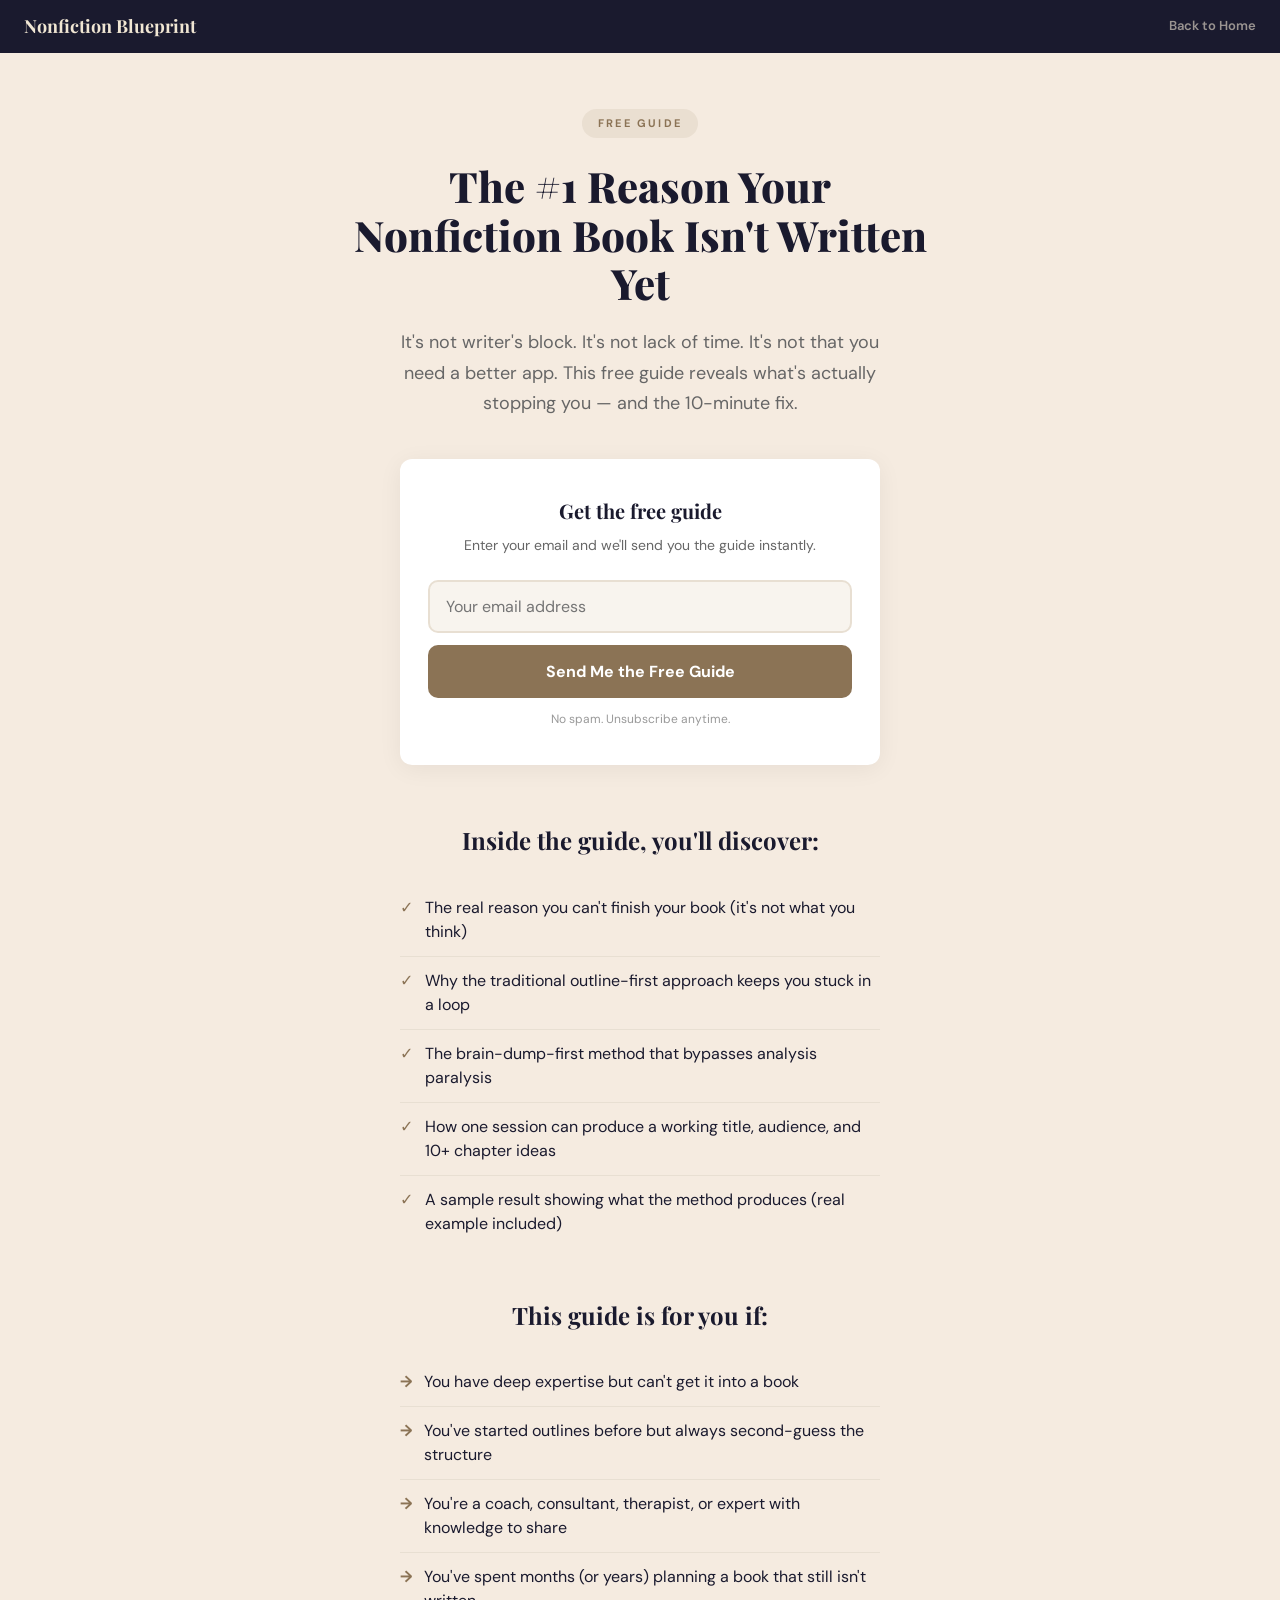
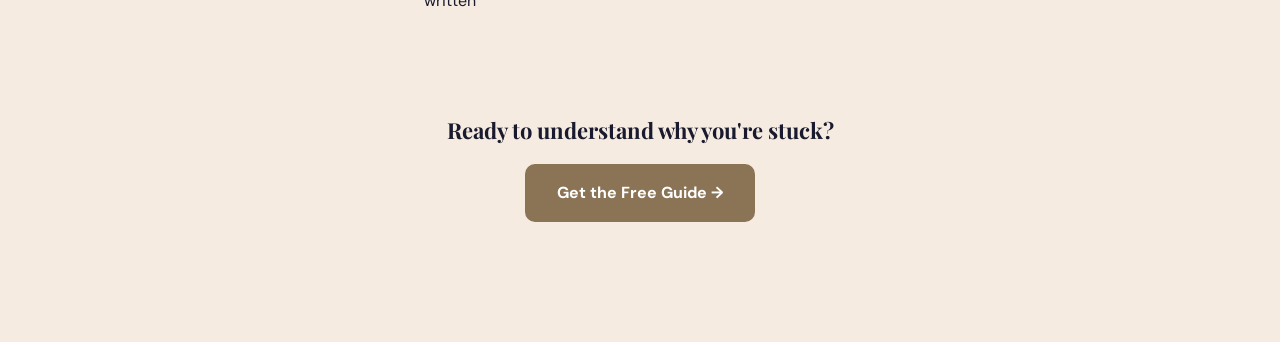
<file: lead-magnet.html>
<!DOCTYPE html>
<html lang="en">
<head>
  <meta charset="UTF-8">
  <meta name="viewport" content="width=device-width, initial-scale=1.0">

  <!-- Primary Meta Tags (SEO + GEO optimized) -->
  <title>Free Guide: The #1 Reason Your Nonfiction Book Isn't Written Yet | Nonfiction Blueprint</title>
  <meta name="description" content="Download the free guide that reveals why 80% of aspiring nonfiction authors never finish — and the 10-minute brain-dump fix that changes everything. No signup required.">
  <meta name="keywords" content="free nonfiction writing guide, why I can't finish my book, nonfiction book writing tips, analysis paralysis writing, brain dump method, how to start writing a book, overcome writer's block nonfiction">
  <meta name="author" content="CS Ventures LLC">
  <meta name="robots" content="index, follow">
  <link rel="canonical" href="https://nonfictionblueprint.com/lead-magnet.html">

  <!-- Open Graph -->
  <meta property="og:type" content="article">
  <meta property="og:url" content="https://nonfictionblueprint.com/lead-magnet.html">
  <meta property="og:title" content="Free Guide: The #1 Reason Your Nonfiction Book Isn't Written Yet">
  <meta property="og:description" content="It's not writer's block. It's not lack of time. Download the free guide that reveals the real problem — and the 10-minute fix.">

  <!-- Twitter -->
  <meta property="twitter:card" content="summary_large_image">
  <meta property="twitter:title" content="Free Guide: The #1 Reason Your Nonfiction Book Isn't Written Yet">
  <meta property="twitter:description" content="It's not writer's block. It's not lack of time. Download the free guide that reveals the real problem — and the 10-minute fix.">

  <!-- Schema.org for GEO -->
  <script type="application/ld+json">
  {
    "@context": "https://schema.org",
    "@type": "Article",
    "headline": "The #1 Reason Your Nonfiction Book Isn't Written Yet (and the 10-Minute Fix)",
    "description": "Why analysis paralysis is the real reason aspiring nonfiction authors never finish, and how the brain-dump-first method fixes it in one sitting.",
    "author": {
      "@type": "Organization",
      "name": "Nonfiction Blueprint"
    },
    "publisher": {
      "@type": "Organization",
      "name": "CS Ventures LLC"
    },
    "isAccessibleForFree": true,
    "isPartOf": {
      "@type": "WebSite",
      "name": "Nonfiction Blueprint",
      "url": "https://nonfictionblueprint.com"
    }
  }
  </script>

  <link href="https://fonts.googleapis.com/css2?family=Playfair+Display:ital,wght@0,700;0,800;1,700&family=DM+Sans:wght@400;500;600;700&display=swap" rel="stylesheet">
  <link rel="stylesheet" href="css/global.css">
  <style>
    body {
      background: var(--color-cream);
    }

    /* Nav */
    .lm-nav {
      background: var(--color-dark);
      padding: 12px 24px;
      display: flex;
      align-items: center;
      justify-content: space-between;
    }
    .lm-nav-brand {
      font-family: var(--font-display);
      font-size: 18px;
      font-weight: 700;
      color: var(--color-warm);
      text-decoration: none;
    }
    .lm-nav-link {
      font-size: 13px;
      font-weight: 600;
      color: rgba(240,230,211,0.6);
      text-decoration: none;
    }
    .lm-nav-link:hover {
      color: var(--color-warm);
      text-decoration: none;
    }

    /* Hero */
    .lm-hero {
      max-width: 640px;
      margin: 0 auto;
      padding: 56px 24px 0;
      text-align: center;
    }
    .lm-badge {
      display: inline-block;
      font-size: 11px;
      font-weight: 700;
      text-transform: uppercase;
      letter-spacing: 0.2em;
      color: var(--color-primary);
      background: rgba(139,115,85,0.1);
      padding: 6px 16px;
      border-radius: 20px;
      margin-bottom: 24px;
    }
    .lm-title {
      font-family: var(--font-display);
      font-size: clamp(28px, 5vw, 42px);
      font-weight: 800;
      color: var(--color-dark);
      line-height: 1.15;
      margin-bottom: 20px;
    }
    .lm-subtitle {
      font-size: 18px;
      color: var(--color-text-secondary);
      line-height: 1.7;
      margin-bottom: 40px;
      max-width: 520px;
      margin-left: auto;
      margin-right: auto;
    }

    /* Form card */
    .lm-form-card {
      max-width: 480px;
      margin: 0 auto 56px;
      background: var(--color-bg);
      border-radius: var(--radius-lg);
      padding: 36px 28px;
      box-shadow: 0 4px 24px rgba(0,0,0,0.06);
    }
    .lm-form-title {
      font-family: var(--font-display);
      font-size: 20px;
      font-weight: 700;
      color: var(--color-dark);
      margin-bottom: 8px;
      text-align: center;
    }
    .lm-form-desc {
      font-size: 14px;
      color: var(--color-text-secondary);
      text-align: center;
      margin-bottom: 24px;
      line-height: 1.5;
    }
    .lm-input {
      width: 100%;
      padding: 14px 16px;
      font-size: 16px;
      font-family: var(--font-body);
      border: 2px solid var(--color-border);
      border-radius: var(--radius-md);
      background: var(--color-cream-light);
      color: var(--color-text);
      margin-bottom: 12px;
      transition: border-color 0.15s;
    }
    .lm-input:focus {
      outline: none;
      border-color: var(--color-primary);
    }
    .lm-submit {
      width: 100%;
      padding: 16px;
      font-size: 16px;
      font-weight: 700;
      font-family: var(--font-body);
      background: var(--color-primary);
      color: #fff;
      border: none;
      border-radius: var(--radius-md);
      cursor: pointer;
      transition: background 0.15s ease;
    }
    .lm-submit:hover {
      background: var(--color-primary-dark);
    }
    .lm-form-note {
      font-size: 12px;
      color: var(--color-text-muted);
      text-align: center;
      margin-top: 12px;
    }

    /* Success state */
    .lm-success {
      display: none;
      text-align: center;
    }
    .lm-success-icon {
      width: 56px;
      height: 56px;
      background: var(--color-success);
      color: #fff;
      border-radius: 50%;
      display: flex;
      align-items: center;
      justify-content: center;
      font-size: 28px;
      margin: 0 auto 16px;
    }
    .lm-success-title {
      font-family: var(--font-display);
      font-size: 22px;
      font-weight: 700;
      color: var(--color-dark);
      margin-bottom: 8px;
    }
    .lm-success-text {
      font-size: 15px;
      color: var(--color-text-secondary);
      line-height: 1.6;
      margin-bottom: 20px;
    }
    .lm-success-btn {
      display: inline-block;
      padding: 14px 28px;
      font-size: 15px;
      font-weight: 700;
      background: var(--color-dark);
      color: var(--color-warm);
      border-radius: var(--radius-md);
      text-decoration: none;
      transition: background 0.15s;
    }
    .lm-success-btn:hover {
      background: var(--color-dark-lighter);
      text-decoration: none;
    }

    /* What you'll learn */
    .lm-content {
      max-width: 640px;
      margin: 0 auto;
      padding: 0 24px 80px;
    }
    .lm-section-title {
      font-family: var(--font-display);
      font-size: 24px;
      font-weight: 700;
      color: var(--color-dark);
      margin-bottom: 24px;
      text-align: center;
    }
    .lm-checklist {
      list-style: none;
      max-width: 480px;
      margin: 0 auto 48px;
    }
    .lm-checklist li {
      padding: 12px 0;
      font-size: 16px;
      color: var(--color-text);
      border-bottom: 1px solid var(--color-border);
      display: flex;
      align-items: baseline;
      gap: 12px;
      line-height: 1.5;
    }
    .lm-checklist li:last-child {
      border-bottom: none;
    }
    .lm-check {
      color: var(--color-primary);
      font-weight: 700;
      flex-shrink: 0;
    }

    /* Social proof */
    .lm-proof {
      background: var(--color-bg);
      border-radius: var(--radius-lg);
      padding: 28px;
      margin-bottom: 48px;
      text-align: center;
    }
    .lm-proof-quote {
      font-size: 17px;
      font-style: italic;
      color: var(--color-text);
      line-height: 1.7;
      margin-bottom: 12px;
    }
    .lm-proof-author {
      font-size: 14px;
      color: var(--color-text-muted);
    }

    /* Bottom CTA */
    .lm-bottom-cta {
      text-align: center;
      padding: 40px 0;
    }
    .lm-bottom-title {
      font-family: var(--font-display);
      font-size: 22px;
      font-weight: 700;
      color: var(--color-dark);
      margin-bottom: 16px;
    }
    .lm-bottom-btn {
      display: inline-block;
      padding: 16px 32px;
      font-size: 16px;
      font-weight: 700;
      background: var(--color-primary);
      color: #fff;
      border-radius: var(--radius-md);
      text-decoration: none;
      transition: background 0.15s ease, transform 0.15s ease;
    }
    .lm-bottom-btn:hover {
      background: var(--color-primary-dark);
      text-decoration: none;
      transform: translateY(-1px);
    }

    @media (max-width: 640px) {
      .lm-hero {
        padding: 40px 20px 0;
      }
      .lm-form-card {
        padding: 28px 20px;
        margin-bottom: 40px;
      }
      .lm-content {
        padding: 0 20px 60px;
      }
    }
  </style>
</head>
<body>
  <nav class="lm-nav">
    <a href="/" class="lm-nav-brand">Nonfiction Blueprint</a>
    <a href="/" class="lm-nav-link">Back to Home</a>
  </nav>

  <!-- Hero -->
  <div class="lm-hero">
    <div class="lm-badge">Free Guide</div>
    <h1 class="lm-title">The #1 Reason Your Nonfiction Book Isn't Written Yet</h1>
    <p class="lm-subtitle">
      It's not writer's block. It's not lack of time. It's not that you need a better app. This free guide reveals what's actually stopping you — and the 10-minute fix.
    </p>
  </div>

  <!-- Email capture form -->
  <div class="lm-form-card" id="formCard">
    <div id="formView">
      <div class="lm-form-title">Get the free guide</div>
      <p class="lm-form-desc">Enter your email and we'll send you the guide instantly.</p>
      <form id="leadForm">
        <input
          type="email"
          id="leadEmail"
          class="lm-input"
          placeholder="Your email address"
          required
          aria-label="Email address"
          autocomplete="email"
        />
        <button type="submit" class="lm-submit">Send Me the Free Guide</button>
      </form>
      <p class="lm-form-note">No spam. Unsubscribe anytime.</p>
    </div>

    <div class="lm-success" id="successView">
      <div class="lm-success-icon">&#10003;</div>
      <div class="lm-success-title">It's on the way.</div>
      <p class="lm-success-text">
        Check your inbox for the guide. While you wait, you can read it right now:
      </p>
      <a href="/lead-magnet-download.html" class="lm-success-btn">Read the Guide Now &rarr;</a>
    </div>
  </div>

  <!-- What you'll learn section -->
  <div class="lm-content">
    <h2 class="lm-section-title">Inside the guide, you'll discover:</h2>
    <ul class="lm-checklist">
      <li>
        <span class="lm-check">&#10003;</span>
        <span>The real reason you can't finish your book (it's not what you think)</span>
      </li>
      <li>
        <span class="lm-check">&#10003;</span>
        <span>Why the traditional outline-first approach keeps you stuck in a loop</span>
      </li>
      <li>
        <span class="lm-check">&#10003;</span>
        <span>The brain-dump-first method that bypasses analysis paralysis</span>
      </li>
      <li>
        <span class="lm-check">&#10003;</span>
        <span>How one session can produce a working title, audience, and 10+ chapter ideas</span>
      </li>
      <li>
        <span class="lm-check">&#10003;</span>
        <span>A sample result showing what the method produces (real example included)</span>
      </li>
    </ul>

    <!-- Who it's for -->
    <h2 class="lm-section-title">This guide is for you if:</h2>
    <ul class="lm-checklist">
      <li>
        <span class="lm-check">&rarr;</span>
        <span>You have deep expertise but can't get it into a book</span>
      </li>
      <li>
        <span class="lm-check">&rarr;</span>
        <span>You've started outlines before but always second-guess the structure</span>
      </li>
      <li>
        <span class="lm-check">&rarr;</span>
        <span>You're a coach, consultant, therapist, or expert with knowledge to share</span>
      </li>
      <li>
        <span class="lm-check">&rarr;</span>
        <span>You've spent months (or years) planning a book that still isn't written</span>
      </li>
    </ul>

    <!-- Bottom CTA -->
    <div class="lm-bottom-cta">
      <h2 class="lm-bottom-title">Ready to understand why you're stuck?</h2>
      <a href="#formCard" class="lm-bottom-btn">Get the Free Guide &rarr;</a>
    </div>
  </div>

  <script>
    document.getElementById('leadForm').addEventListener('submit', function(e) {
      e.preventDefault();
      var email = document.getElementById('leadEmail').value;

      if (email.indexOf('@') > -1) {
        // TODO: Wire to Brevo API - POST email to Brevo contact list
        // For now, show success and redirect to download
        document.getElementById('formView').style.display = 'none';
        document.getElementById('successView').style.display = 'block';
      }
    });
  </script>
</body>
</html>
</file>
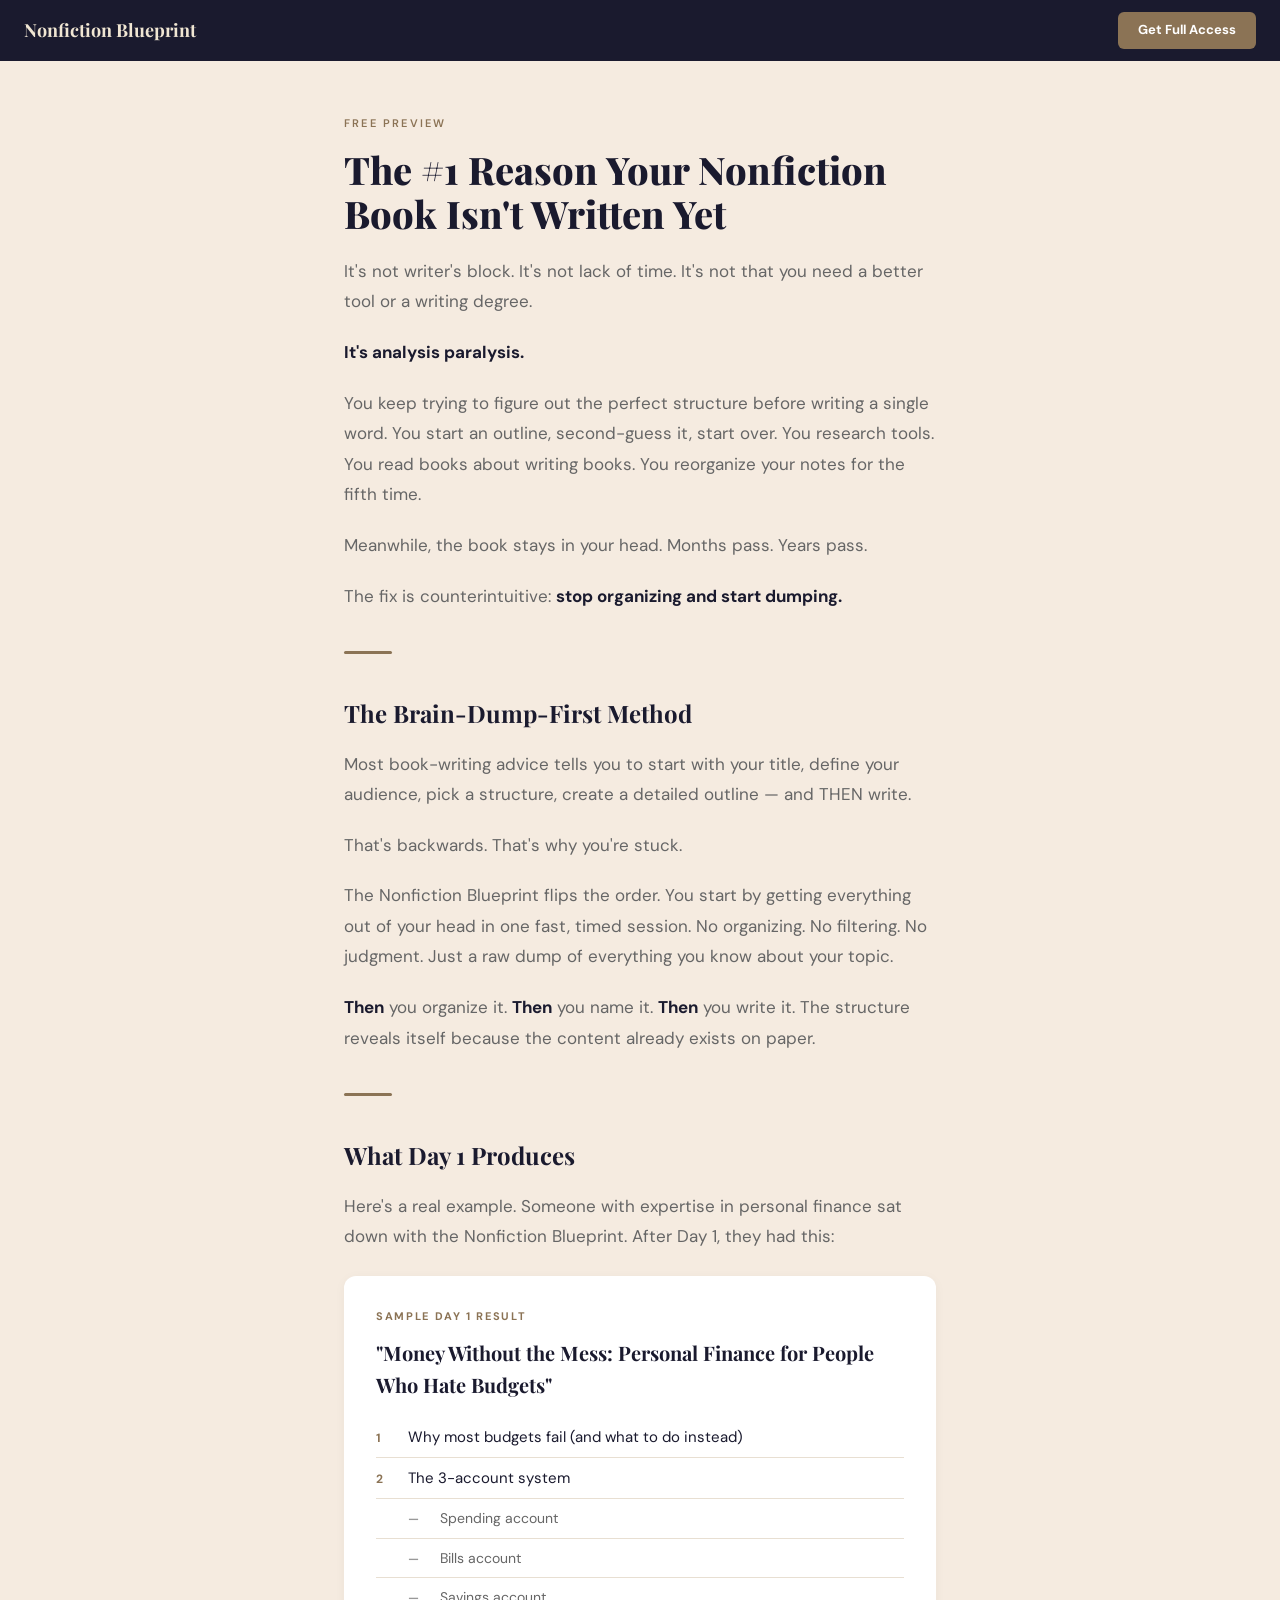
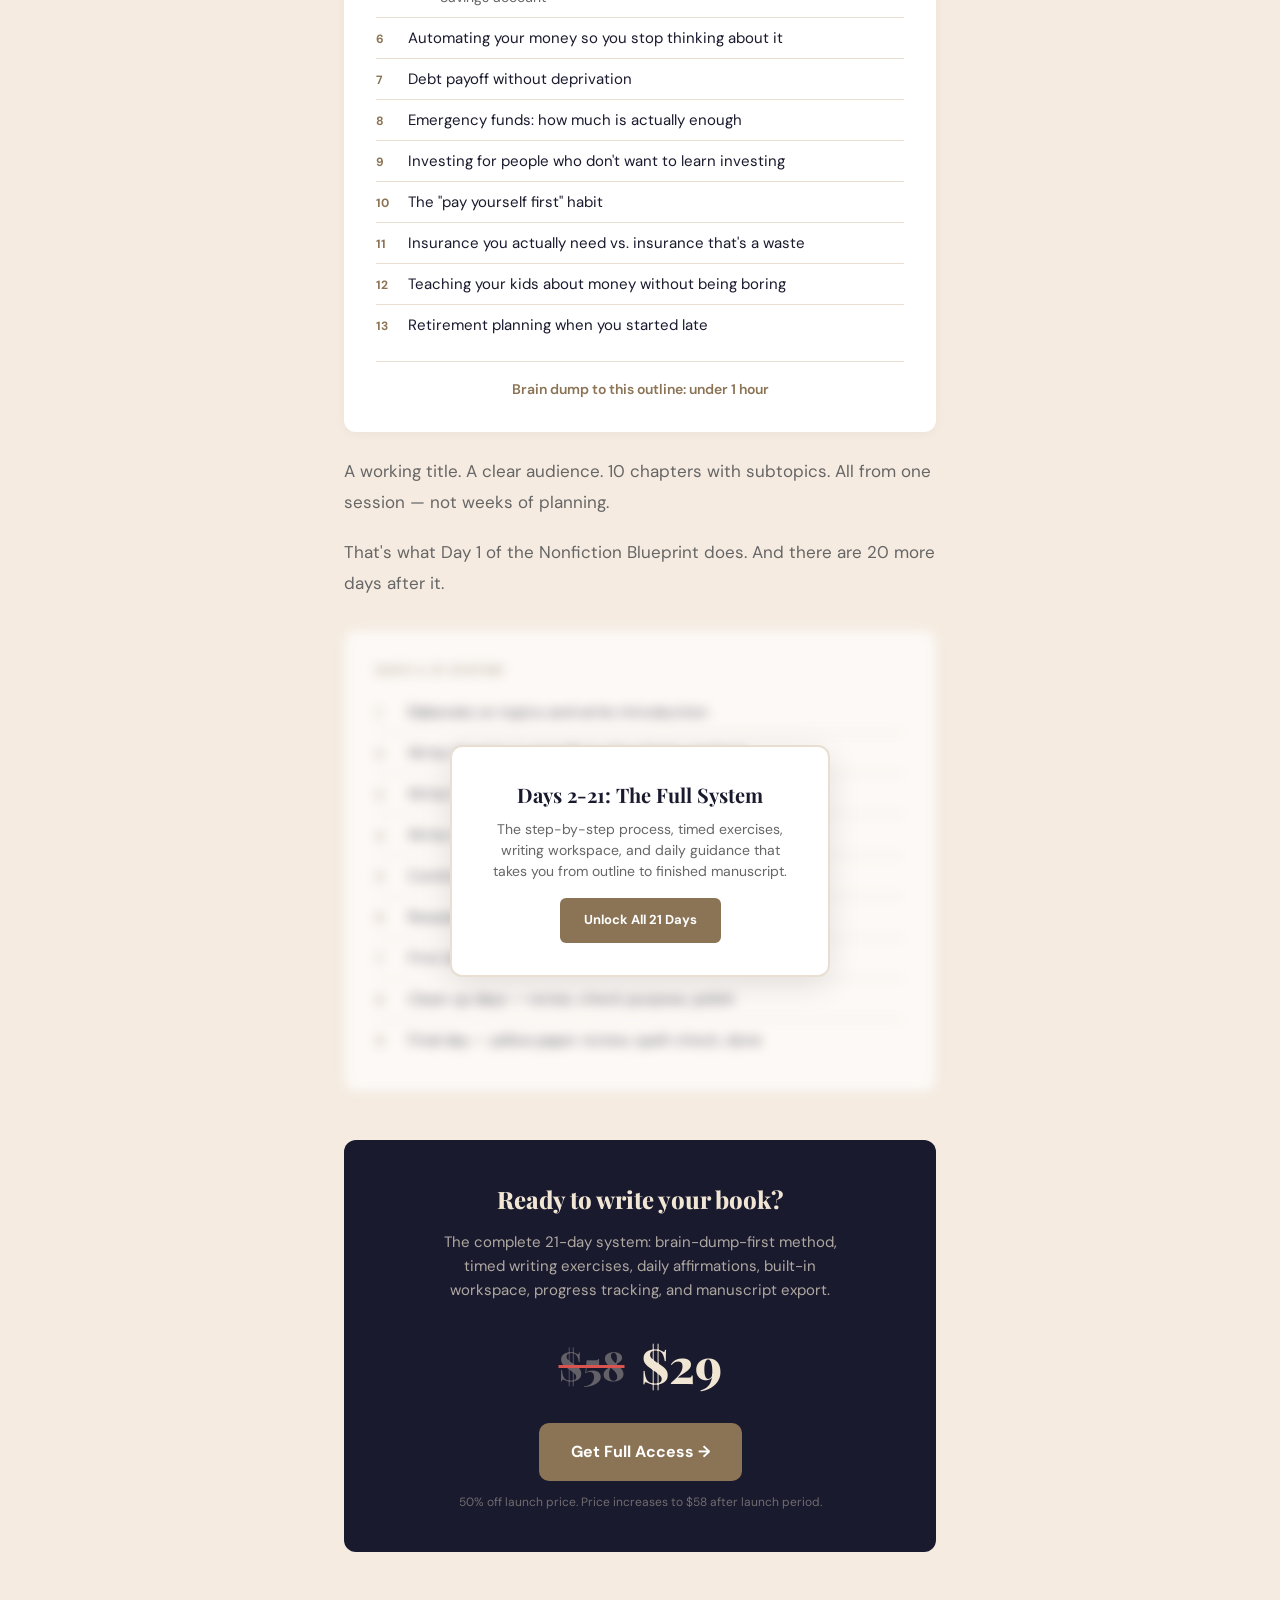
<file: preview.html>
<!DOCTYPE html>
<html lang="en">
<head>
  <meta charset="UTF-8">
  <meta name="viewport" content="width=device-width, initial-scale=1.0">
  <title>Why Your Book Isn't Written Yet - Nonfiction Blueprint</title>
  <meta name="robots" content="noindex">
  <link href="https://fonts.googleapis.com/css2?family=Playfair+Display:ital,wght@0,700;0,800;1,700&family=DM+Sans:wght@400;500;600;700&display=swap" rel="stylesheet">
  <link rel="stylesheet" href="css/global.css">
  <style>
    body {
      background: var(--color-cream);
    }
    .preview-nav {
      background: var(--color-dark);
      padding: 12px 24px;
      display: flex;
      align-items: center;
      justify-content: space-between;
    }
    .preview-nav-brand {
      font-family: var(--font-display);
      font-size: 18px;
      font-weight: 700;
      color: var(--color-warm);
      text-decoration: none;
    }
    .preview-nav-cta {
      padding: 8px 20px;
      font-size: 13px;
      font-weight: 700;
      background: var(--color-primary);
      color: #fff;
      border-radius: var(--radius-sm);
      text-decoration: none;
      transition: background 0.15s ease;
    }
    .preview-nav-cta:hover {
      background: var(--color-primary-dark);
      text-decoration: none;
    }
    .preview-content {
      max-width: 640px;
      margin: 0 auto;
      padding: 48px 24px 80px;
    }
    .preview-badge {
      display: inline-block;
      font-size: 11px;
      font-weight: 600;
      text-transform: uppercase;
      letter-spacing: 0.2em;
      color: var(--color-primary);
      margin-bottom: 16px;
    }
    .preview-title {
      font-family: var(--font-display);
      font-size: clamp(28px, 4vw, 38px);
      font-weight: 800;
      color: var(--color-dark);
      line-height: 1.15;
      margin-bottom: 20px;
    }
    .preview-text {
      font-size: 17px;
      color: var(--color-text-secondary);
      line-height: 1.8;
      margin-bottom: 20px;
    }
    .preview-text strong {
      color: var(--color-dark);
    }
    .section-break {
      width: 48px;
      height: 3px;
      background: var(--color-primary);
      border: none;
      margin: 40px 0;
      border-radius: 2px;
    }
    .preview-h2 {
      font-family: var(--font-display);
      font-size: 24px;
      font-weight: 700;
      color: var(--color-dark);
      margin-bottom: 16px;
    }

    /* Sample outline */
    .outline-example {
      background: var(--color-bg);
      border-radius: var(--radius-lg);
      padding: 32px;
      margin: 24px 0;
      box-shadow: 0 2px 12px rgba(0,0,0,0.04);
    }
    .outline-example-label {
      font-size: 11px;
      font-weight: 700;
      text-transform: uppercase;
      letter-spacing: 0.15em;
      color: var(--color-primary);
      margin-bottom: 12px;
    }
    .outline-example-title {
      font-family: var(--font-display);
      font-size: 20px;
      font-weight: 700;
      color: var(--color-dark);
      margin-bottom: 16px;
    }
    .outline-list {
      list-style: none;
      counter-reset: outline-counter;
    }
    .outline-list li {
      counter-increment: outline-counter;
      padding: 8px 0;
      font-size: 15px;
      color: var(--color-text);
      border-bottom: 1px solid var(--color-border);
      display: flex;
      align-items: baseline;
      gap: 12px;
    }
    .outline-list li:last-child {
      border-bottom: none;
    }
    .outline-list li::before {
      content: counter(outline-counter);
      font-weight: 700;
      font-size: 12px;
      color: var(--color-primary);
      min-width: 20px;
    }
    .outline-list .sub {
      padding-left: 32px;
      color: var(--color-text-secondary);
      font-size: 14px;
    }
    .outline-list .sub::before {
      content: '—';
      color: var(--color-text-muted);
    }
    .outline-time {
      text-align: center;
      font-size: 14px;
      color: var(--color-primary);
      font-weight: 600;
      margin-top: 16px;
      padding-top: 16px;
      border-top: 1px solid var(--color-border);
    }

    /* Blurred teaser */
    .blurred-section {
      position: relative;
      margin: 32px 0;
    }
    .blurred-content {
      filter: blur(6px);
      user-select: none;
      pointer-events: none;
    }
    .blurred-content .outline-example {
      opacity: 0.7;
    }
    .blur-overlay {
      position: absolute;
      inset: 0;
      display: flex;
      align-items: center;
      justify-content: center;
      z-index: 10;
    }
    .blur-overlay-card {
      background: var(--color-bg);
      border: 2px solid var(--color-border);
      border-radius: var(--radius-lg);
      padding: 32px;
      text-align: center;
      max-width: 380px;
      box-shadow: 0 8px 32px rgba(0,0,0,0.1);
    }
    .blur-overlay-title {
      font-family: var(--font-display);
      font-size: 20px;
      font-weight: 700;
      color: var(--color-dark);
      margin-bottom: 8px;
    }
    .blur-overlay-text {
      font-size: 14px;
      color: var(--color-text-secondary);
      margin-bottom: 16px;
      line-height: 1.5;
    }

    /* CTA */
    .upgrade-card {
      background: var(--color-dark);
      color: var(--color-warm);
      border-radius: var(--radius-lg);
      padding: 40px 28px;
      text-align: center;
      margin-top: 48px;
    }
    .upgrade-card-title {
      font-family: var(--font-display);
      font-size: 24px;
      font-weight: 800;
      margin-bottom: 12px;
    }
    .upgrade-card-text {
      font-size: 15px;
      color: rgba(240,230,211,0.7);
      margin-bottom: 24px;
      line-height: 1.6;
      max-width: 420px;
      margin-left: auto;
      margin-right: auto;
    }
    .upgrade-card-pricing {
      display: flex;
      align-items: center;
      justify-content: center;
      gap: 16px;
      margin-bottom: 20px;
    }
    .upgrade-price-old {
      font-family: var(--font-display);
      font-size: 40px;
      font-weight: 800;
      color: rgba(240,230,211,0.35);
      text-decoration: line-through;
      text-decoration-color: #d9534f;
      text-decoration-thickness: 3px;
    }
    .upgrade-price-now {
      font-family: var(--font-display);
      font-size: 48px;
      font-weight: 800;
      color: var(--color-warm);
    }
    .upgrade-card-btn {
      display: inline-block;
      padding: 16px 32px;
      font-size: 16px;
      font-weight: 700;
      background: var(--color-primary);
      color: #fff;
      border-radius: var(--radius-md);
      text-decoration: none;
      transition: background 0.15s ease, transform 0.15s ease;
    }
    .upgrade-card-btn:hover {
      background: var(--color-primary-light);
      text-decoration: none;
      transform: translateY(-1px);
    }
    .upgrade-card-note {
      font-size: 12px;
      color: rgba(240,230,211,0.4);
      margin-top: 12px;
    }

    /* Responsive */
    @media (max-width: 640px) {
      .preview-content {
        padding: 32px 20px 60px;
      }
      .outline-example {
        padding: 24px 20px;
      }
    }
  </style>
</head>
<body>
  <nav class="preview-nav">
    <a href="/" class="preview-nav-brand">Nonfiction Blueprint</a>
    <a href="#get-started" class="preview-nav-cta">Get Full Access</a>
  </nav>

  <div class="preview-content">
    <div class="preview-badge">Free Preview</div>
    <h1 class="preview-title">The #1 Reason Your Nonfiction Book Isn't Written Yet</h1>

    <p class="preview-text">
      It's not writer's block. It's not lack of time. It's not that you need a better tool or a writing degree.
    </p>
    <p class="preview-text">
      <strong>It's analysis paralysis.</strong>
    </p>
    <p class="preview-text">
      You keep trying to figure out the perfect structure before writing a single word. You start an outline, second-guess it, start over. You research tools. You read books about writing books. You reorganize your notes for the fifth time.
    </p>
    <p class="preview-text">
      Meanwhile, the book stays in your head. Months pass. Years pass.
    </p>
    <p class="preview-text">
      The fix is counterintuitive: <strong>stop organizing and start dumping.</strong>
    </p>

    <hr class="section-break">

    <h2 class="preview-h2">The Brain-Dump-First Method</h2>
    <p class="preview-text">
      Most book-writing advice tells you to start with your title, define your audience, pick a structure, create a detailed outline — and THEN write.
    </p>
    <p class="preview-text">
      That's backwards. That's why you're stuck.
    </p>
    <p class="preview-text">
      The Nonfiction Blueprint flips the order. You start by getting everything out of your head in one fast, timed session. No organizing. No filtering. No judgment. Just a raw dump of everything you know about your topic.
    </p>
    <p class="preview-text">
      <strong>Then</strong> you organize it. <strong>Then</strong> you name it. <strong>Then</strong> you write it. The structure reveals itself because the content already exists on paper.
    </p>

    <hr class="section-break">

    <h2 class="preview-h2">What Day 1 Produces</h2>
    <p class="preview-text">
      Here's a real example. Someone with expertise in personal finance sat down with the Nonfiction Blueprint. After Day 1, they had this:
    </p>

    <!-- Sample completed outline — shows the RESULT, not the process -->
    <div class="outline-example">
      <div class="outline-example-label">Sample Day 1 Result</div>
      <div class="outline-example-title">"Money Without the Mess: Personal Finance for People Who Hate Budgets"</div>
      <ol class="outline-list">
        <li>Why most budgets fail (and what to do instead)</li>
        <li>The 3-account system</li>
        <li class="sub">Spending account</li>
        <li class="sub">Bills account</li>
        <li class="sub">Savings account</li>
        <li>Automating your money so you stop thinking about it</li>
        <li>Debt payoff without deprivation</li>
        <li>Emergency funds: how much is actually enough</li>
        <li>Investing for people who don't want to learn investing</li>
        <li>The "pay yourself first" habit</li>
        <li>Insurance you actually need vs. insurance that's a waste</li>
        <li>Teaching your kids about money without being boring</li>
        <li>Retirement planning when you started late</li>
      </ol>
      <div class="outline-time">
        Brain dump to this outline: under 1 hour
      </div>
    </div>

    <p class="preview-text">
      A working title. A clear audience. 10 chapters with subtopics. All from one session — not weeks of planning.
    </p>
    <p class="preview-text">
      That's what Day 1 of the Nonfiction Blueprint does. And there are 20 more days after it.
    </p>

    <!-- Blurred teaser of Days 2-21 -->
    <div class="blurred-section">
      <div class="blurred-content">
        <div class="outline-example">
          <div class="outline-example-label">Days 2-21 System</div>
          <ol class="outline-list">
            <li>Elaborate on topics and write introduction</li>
            <li>Write Chapter 1 using fill-in-the-blanks method</li>
            <li>Write Chapter 2 with timed exercises</li>
            <li>Write Chapter 3 starting with what interests you</li>
            <li>Continue chapters with daily affirmations</li>
            <li>Research day — fact-check all marked subtopics</li>
            <li>First draft on pink paper — complete read-through</li>
            <li>Clean up days — revise, check purpose, polish</li>
            <li>Final day — yellow paper review, spell-check, done</li>
          </ol>
        </div>
      </div>
      <div class="blur-overlay">
        <div class="blur-overlay-card">
          <div class="blur-overlay-title">Days 2-21: The Full System</div>
          <p class="blur-overlay-text">
            The step-by-step process, timed exercises, writing workspace, and daily guidance that takes you from outline to finished manuscript.
          </p>
          <a href="#get-started" class="preview-nav-cta" style="display: inline-block; padding: 12px 24px;">Unlock All 21 Days</a>
        </div>
      </div>
    </div>

    <!-- Final CTA -->
    <div class="upgrade-card" id="get-started">
      <h2 class="upgrade-card-title">Ready to write your book?</h2>
      <p class="upgrade-card-text">
        The complete 21-day system: brain-dump-first method, timed writing exercises, daily affirmations, built-in workspace, progress tracking, and manuscript export.
      </p>
      <div class="upgrade-card-pricing">
        <span class="upgrade-price-old">$58</span>
        <span class="upgrade-price-now">$29</span>
      </div>
      <a href="/login.html" class="upgrade-card-btn">Get Full Access &rarr;</a>
      <p class="upgrade-card-note">
        50% off launch price. Price increases to $58 after launch period.
      </p>
    </div>
  </div>
</body>
</html>
</file>
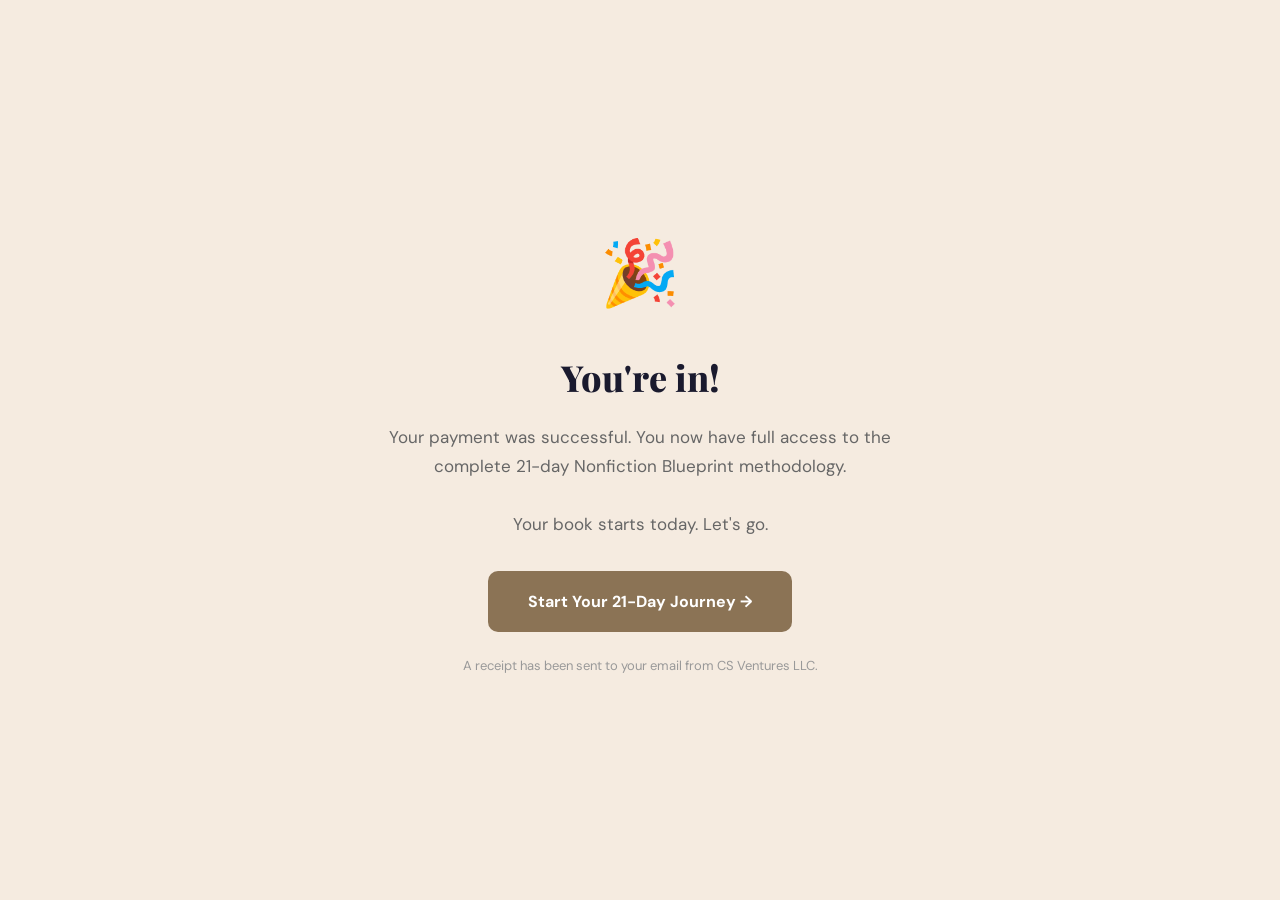
<file: success.html>
<!DOCTYPE html>
<html lang="en">
<head>
  <meta charset="UTF-8">
  <meta name="viewport" content="width=device-width, initial-scale=1.0">
  <title>Welcome! - Nonfiction Blueprint</title>
  <meta name="robots" content="noindex">
  <link href="https://fonts.googleapis.com/css2?family=Playfair+Display:wght@700;800&family=DM+Sans:wght@400;500;600;700&display=swap" rel="stylesheet">
  <link rel="stylesheet" href="css/global.css">
  <style>
    body {
      background: var(--color-cream);
      min-height: 100vh;
      display: flex;
      align-items: center;
      justify-content: center;
      padding: 24px;
    }
    .success-container {
      max-width: 520px;
      width: 100%;
      text-align: center;
    }
    .success-icon {
      font-size: 64px;
      margin-bottom: 24px;
    }
    .success-title {
      font-family: var(--font-display);
      font-size: 36px;
      font-weight: 800;
      color: var(--color-dark);
      margin-bottom: 16px;
    }
    .success-text {
      font-size: 17px;
      color: var(--color-text-secondary);
      line-height: 1.7;
      margin-bottom: 32px;
    }
    .success-btn {
      display: inline-block;
      padding: 18px 40px;
      font-size: 16px;
      font-weight: 700;
      font-family: var(--font-body);
      background: var(--color-primary);
      color: #fff;
      border: none;
      border-radius: var(--radius-md);
      text-decoration: none;
      transition: background 0.2s ease, transform 0.15s ease;
    }
    .success-btn:hover {
      background: var(--color-primary-dark);
      transform: translateY(-1px);
      text-decoration: none;
    }
    .success-note {
      font-size: 13px;
      color: var(--color-text-muted);
      margin-top: 24px;
    }
  </style>
</head>
<body>
  <div class="success-container">
    <div class="success-icon">&#127881;</div>
    <h1 class="success-title">You're in!</h1>
    <p class="success-text">
      Your payment was successful. You now have full access to the complete 21-day Nonfiction Blueprint methodology.
      <br><br>
      Your book starts today. Let's go.
    </p>
    <a href="/app.html" class="success-btn">Start Your 21-Day Journey &rarr;</a>
    <p class="success-note">
      A receipt has been sent to your email from CS Ventures LLC.
    </p>
  </div>
</body>
</html>
</file>
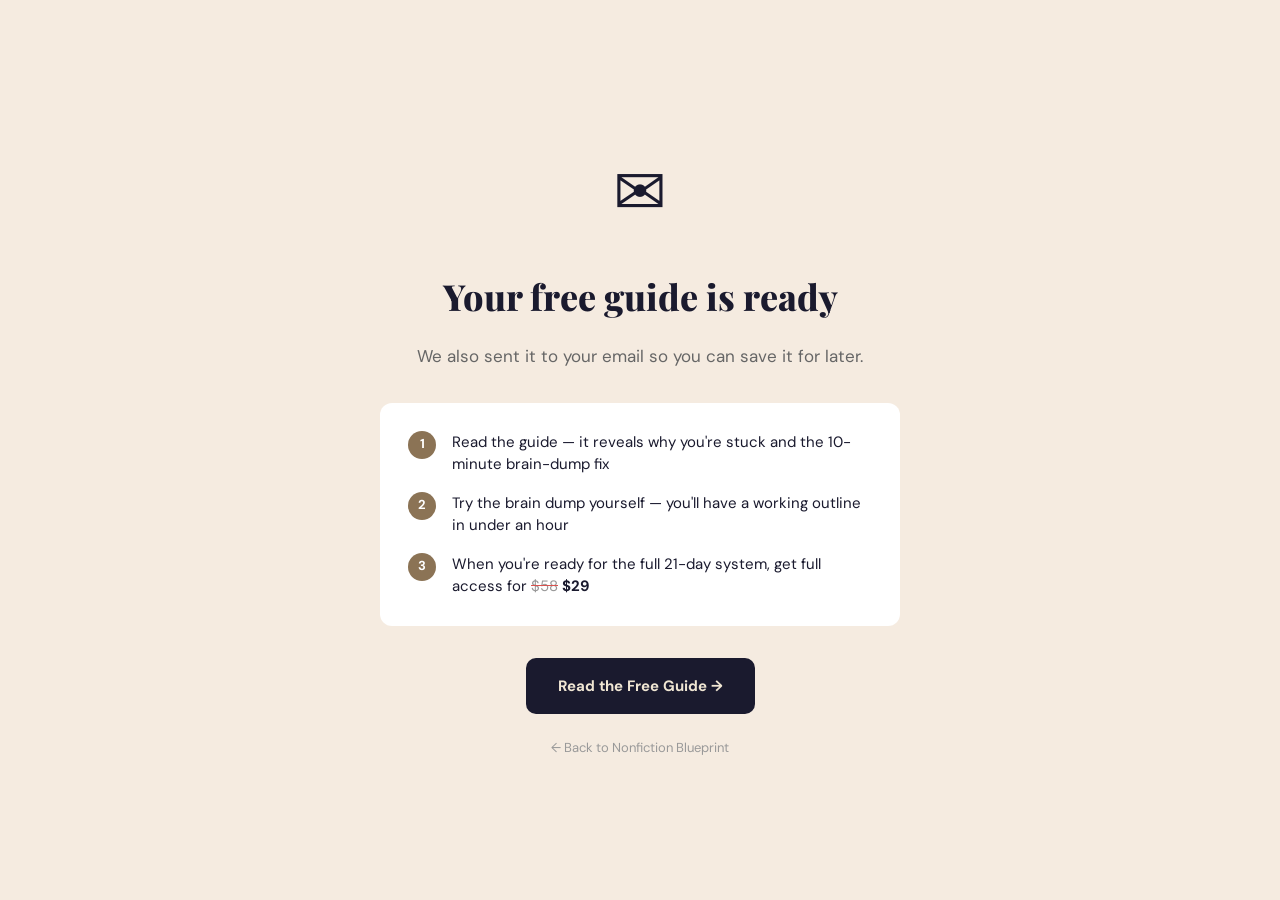
<file: thank-you.html>
<!DOCTYPE html>
<html lang="en">
<head>
  <meta charset="UTF-8">
  <meta name="viewport" content="width=device-width, initial-scale=1.0">
  <title>Check Your Email - Nonfiction Blueprint</title>
  <meta name="robots" content="noindex">
  <link href="https://fonts.googleapis.com/css2?family=Playfair+Display:wght@700;800&family=DM+Sans:wght@400;500;600;700&display=swap" rel="stylesheet">
  <link rel="stylesheet" href="css/global.css">
  <style>
    body {
      background: var(--color-cream);
      min-height: 100vh;
      display: flex;
      align-items: center;
      justify-content: center;
      padding: 24px;
    }
    .thankyou-container {
      max-width: 520px;
      width: 100%;
      text-align: center;
    }
    .thankyou-icon {
      font-size: 64px;
      margin-bottom: 24px;
    }
    .thankyou-title {
      font-family: var(--font-display);
      font-size: 36px;
      font-weight: 800;
      color: var(--color-dark);
      margin-bottom: 16px;
    }
    .thankyou-text {
      font-size: 17px;
      color: var(--color-text-secondary);
      line-height: 1.7;
      margin-bottom: 32px;
    }
    .thankyou-steps {
      text-align: left;
      background: var(--color-bg);
      padding: 28px;
      border-radius: var(--radius-lg);
      margin-bottom: 32px;
    }
    .thankyou-step {
      display: flex;
      gap: 16px;
      margin-bottom: 16px;
    }
    .thankyou-step:last-child {
      margin-bottom: 0;
    }
    .step-num {
      width: 28px;
      height: 28px;
      background: var(--color-primary);
      color: #fff;
      border-radius: 50%;
      display: flex;
      align-items: center;
      justify-content: center;
      font-size: 13px;
      font-weight: 700;
      flex-shrink: 0;
    }
    .step-text {
      font-size: 15px;
      color: var(--color-text);
      line-height: 1.5;
    }
    .thankyou-cta {
      display: inline-block;
      padding: 16px 32px;
      font-size: 15px;
      font-weight: 700;
      background: var(--color-dark);
      color: var(--color-warm);
      border-radius: var(--radius-md);
      text-decoration: none;
      transition: background 0.2s ease;
    }
    .thankyou-cta:hover {
      background: var(--color-dark-lighter);
      text-decoration: none;
    }
    .back-link {
      margin-top: 24px;
      font-size: 13px;
    }
    .back-link a {
      color: var(--color-text-muted);
    }
  </style>
</head>
<body>
  <div class="thankyou-container">
    <div class="thankyou-icon">&#9993;</div>
    <h1 class="thankyou-title">Your free guide is ready</h1>
    <p class="thankyou-text">
      We also sent it to your email so you can save it for later.
    </p>

    <div class="thankyou-steps">
      <div class="thankyou-step">
        <div class="step-num">1</div>
        <div class="step-text">Read the guide — it reveals why you're stuck and the 10-minute brain-dump fix</div>
      </div>
      <div class="thankyou-step">
        <div class="step-num">2</div>
        <div class="step-text">Try the brain dump yourself — you'll have a working outline in under an hour</div>
      </div>
      <div class="thankyou-step">
        <div class="step-num">3</div>
        <div class="step-text">When you're ready for the full 21-day system, get full access for <span style="text-decoration: line-through; text-decoration-color: #d9534f; color: #999;">$58</span> <strong>$29</strong></div>
      </div>
    </div>

    <a href="/lead-magnet-download.html" class="thankyou-cta">Read the Free Guide &rarr;</a>

    <div class="back-link">
      <a href="/">&larr; Back to Nonfiction Blueprint</a>
    </div>
  </div>
</body>
</html>
</file>
<file: css/landing.css>
/* ===================================
   LANDING PAGE STYLES
   Nonfiction Blueprint
   =================================== */

/* Reset & Base */
*, *::before, *::after { margin: 0; padding: 0; box-sizing: border-box; }
body {
  font-family: 'DM Sans', system-ui, -apple-system, sans-serif;
  color: #1a1a2e;
  line-height: 1.6;
  -webkit-font-smoothing: antialiased;
}

/* ===================================
   ANIMATIONS
   =================================== */
.fade-in {
  opacity: 0;
  transform: translateY(28px);
  transition: opacity 0.7s ease, transform 0.7s ease;
}
.fade-in.visible {
  opacity: 1;
  transform: translateY(0);
}
.rotating-headline {
  transition: opacity 0.3s ease;
}
.rotating-headline.fade-out {
  opacity: 0;
}

/* ===================================
   HERO SECTION
   =================================== */
.hero-section {
  min-height: 90vh;
  background: #f5ebe0;
  padding: 60px 24px 100px;
  display: flex;
  align-items: center;
  justify-content: center;
}
.hero-container {
  max-width: 720px;
  text-align: center;
}
.launch-badge {
  display: inline-block;
  font-size: 11px;
  font-weight: 600;
  text-transform: uppercase;
  letter-spacing: 0.25em;
  color: #8b7355;
  margin-bottom: 28px;
  padding: 8px 20px;
  border: 1px solid #d4c0a0;
  border-radius: 100px;
}
.hero-title {
  font-family: 'Playfair Display', Georgia, serif;
  font-size: clamp(38px, 6vw, 64px);
  font-weight: 800;
  color: #1a1a2e;
  line-height: 1.08;
  letter-spacing: -0.03em;
  margin: 0 0 24px;
  min-height: 160px;
}
.hero-subtitle {
  font-family: 'DM Sans', system-ui, sans-serif;
  font-size: 19px;
  line-height: 1.7;
  color: #666;
  max-width: 540px;
  margin: 0 auto 40px;
  min-height: 80px;
}
.hero-cta {
  display: flex;
  justify-content: center;
}
.email-form {
  display: flex;
  gap: 12px;
  max-width: 480px;
  width: 100%;
}
.email-input {
  flex: 1;
  padding: 16px 20px;
  font-size: 15px;
  border: 2px solid #ddd;
  border-radius: 8px;
  background: #fff;
  color: #1a1a2e;
  outline: none;
  transition: border-color 0.2s ease;
  font-family: inherit;
}
.email-input:focus {
  border-color: #8b7355;
}
.cta-button {
  padding: 16px 32px;
  font-size: 15px;
  font-weight: 700;
  background: #8b7355;
  color: #fff;
  border: none;
  border-radius: 8px;
  cursor: pointer;
  transition: background 0.2s ease, transform 0.15s ease;
  white-space: nowrap;
  font-family: inherit;
}
.cta-button:hover {
  background: #7a6348;
  transform: translateY(-1px);
}
.success-message {
  padding: 24px 32px;
  background: rgba(26,26,46,0.05);
  border-radius: 12px;
  text-align: center;
  max-width: 480px;
}
.success-icon {
  font-size: 28px;
  margin-bottom: 8px;
  color: #8b7355;
}
.success-title {
  font-family: 'Playfair Display', Georgia, serif;
  font-size: 18px;
  font-weight: 700;
  color: #1a1a2e;
  margin-bottom: 4px;
}
.success-text {
  font-size: 14px;
  color: #666;
}
.price-note {
  font-size: 12px;
  color: #aaa;
  margin-top: 14px;
}

/* ===================================
   PAIN SECTION
   =================================== */
.pain-section {
  padding: 100px 24px;
  background: #fff;
  border-top: 1px solid #eee;
  border-bottom: 1px solid #eee;
}
.section-container {
  max-width: 640px;
  margin: 0 auto;
}
.section-container-wide {
  max-width: 800px;
  margin: 0 auto;
}
.section-label {
  font-size: 11px;
  font-weight: 600;
  text-transform: uppercase;
  letter-spacing: 0.2em;
  color: #8b7355;
  margin-bottom: 20px;
  text-align: center;
}
.section-heading {
  font-family: 'Playfair Display', Georgia, serif;
  font-size: clamp(28px, 4vw, 38px);
  font-weight: 800;
  color: #1a1a2e;
  line-height: 1.2;
  text-align: center;
  margin-bottom: 48px;
}
.pain-grid {
  display: grid;
  gap: 32px;
}
.pain-item {
  display: flex;
  gap: 20px;
  align-items: flex-start;
}
.pain-icon {
  font-size: 32px;
  flex-shrink: 0;
}
.pain-title {
  font-size: 18px;
  font-weight: 700;
  color: #1a1a2e;
  margin-bottom: 6px;
}
.pain-text {
  font-size: 15px;
  color: #666;
  line-height: 1.6;
  margin: 0;
}
.insight-box {
  margin-top: 48px;
  padding: 24px;
  background: #f8f4ee;
  border-radius: 12px;
  text-align: center;
}
.insight-text {
  font-size: 15px;
  color: #1a1a2e;
  line-height: 1.6;
}

/* ===================================
   HOW IT WORKS
   =================================== */
.how-section {
  padding: 100px 24px;
  background: #1a1a2e;
  color: #f0e6d3;
}
.section-label-light {
  font-size: 11px;
  font-weight: 600;
  text-transform: uppercase;
  letter-spacing: 0.2em;
  color: #8b7355;
  margin-bottom: 20px;
  text-align: center;
}
.section-heading-light {
  font-family: 'Playfair Display', Georgia, serif;
  font-size: clamp(28px, 4vw, 38px);
  font-weight: 800;
  line-height: 1.2;
  text-align: center;
  margin-bottom: 64px;
  color: #f0e6d3;
}
.steps-grid {
  display: grid;
  grid-template-columns: repeat(auto-fit, minmax(280px, 1fr));
  gap: 40px;
}
.step-number {
  font-family: 'Playfair Display', Georgia, serif;
  font-size: 48px;
  font-weight: 800;
  color: rgba(240,230,211,0.15);
  margin-bottom: 12px;
}
.step-title {
  font-size: 20px;
  font-weight: 700;
  margin-bottom: 12px;
  color: #f0e6d3;
}
.step-text {
  font-size: 15px;
  color: rgba(240,230,211,0.7);
  line-height: 1.6;
}

/* ===================================
   STATS BAR
   =================================== */
.stats-section {
  padding: 60px 24px;
  background: #8b7355;
  color: #fff;
}
.stats-container {
  max-width: 900px;
  margin: 0 auto;
  display: grid;
  grid-template-columns: repeat(auto-fit, minmax(200px, 1fr));
  gap: 40px;
  text-align: center;
}
.stat-number {
  font-family: 'Playfair Display', Georgia, serif;
  font-size: 42px;
  font-weight: 800;
  margin-bottom: 8px;
}
.stat-label {
  font-size: 13px;
  opacity: 0.9;
}

/* ===================================
   FEATURES / WHAT YOU GET
   =================================== */
.features-section {
  padding: 100px 24px;
  background: #fff;
}
.features-grid {
  display: grid;
  grid-template-columns: repeat(auto-fit, minmax(280px, 1fr));
  gap: 32px;
  margin-top: 8px;
}
.feature-card {
  padding: 28px;
  background: #f8f4ee;
  border-radius: 12px;
}
.feature-title {
  font-size: 18px;
  font-weight: 700;
  color: #1a1a2e;
  margin-bottom: 8px;
}
.feature-text {
  font-size: 15px;
  color: #666;
  line-height: 1.6;
}

/* ===================================
   THE 4 PHASES
   =================================== */
.phases-section {
  padding: 100px 24px;
  background: #f5ebe0;
}
.phases-list {
  display: grid;
  gap: 24px;
}
.phase-card {
  padding: 32px;
  background: #fff;
  border-radius: 12px;
  border-left: 4px solid #8b7355;
}
.phase-day {
  font-size: 12px;
  font-weight: 700;
  text-transform: uppercase;
  letter-spacing: 0.15em;
  color: #8b7355;
  margin-bottom: 8px;
}
.phase-title {
  font-family: 'Playfair Display', Georgia, serif;
  font-size: 24px;
  font-weight: 700;
  color: #1a1a2e;
  margin-bottom: 12px;
}
.phase-text {
  font-size: 15px;
  color: #666;
  line-height: 1.6;
}

/* ===================================
   PRICING
   =================================== */
.pricing-section {
  padding: 100px 24px;
  background: #fff;
  border-bottom: 1px solid #eee;
}
.pricing-container {
  max-width: 500px;
  margin: 0 auto;
  text-align: center;
}
.pricing-card {
  padding: 40px;
  background: #f5ebe0;
  border-radius: 16px;
  border: 2px solid #e8dfd2;
}
.pricing-prices {
  display: flex;
  align-items: baseline;
  justify-content: center;
  gap: 16px;
  margin-bottom: 12px;
}
.price-old {
  font-family: 'Playfair Display', Georgia, serif;
  font-size: 56px;
  font-weight: 800;
  color: #999;
  text-decoration: line-through;
  text-decoration-color: #d9534f;
  text-decoration-thickness: 3px;
}
.price-current {
  font-family: 'Playfair Display', Georgia, serif;
  font-size: 56px;
  font-weight: 800;
  color: #1a1a2e;
}
.price-label {
  font-size: 16px;
  color: #8b7355;
  font-weight: 600;
  margin-bottom: 20px;
}
.pricing-features {
  padding: 16px 0;
  border-top: 1px solid #e8dfd2;
  border-bottom: 1px solid #e8dfd2;
  margin: 20px 0;
  text-align: left;
}
.pricing-feature {
  margin-bottom: 8px;
  display: flex;
  align-items: center;
  gap: 12px;
  font-size: 14px;
  color: #666;
  line-height: 1.6;
}
.pricing-feature:last-child {
  margin-bottom: 0;
}
.feature-check {
  color: #8b7355;
  font-size: 18px;
  flex-shrink: 0;
}
.buy-button {
  display: block;
  width: 100%;
  padding: 18px;
  background: #1a1a2e;
  color: #f0e6d3;
  font-size: 16px;
  font-weight: 700;
  border-radius: 10px;
  text-decoration: none;
  margin-top: 24px;
  transition: transform 0.15s ease, background 0.2s ease;
  text-align: center;
  font-family: inherit;
}
.buy-button:hover {
  transform: translateY(-2px);
  background: #2a2a3e;
}
.pricing-note {
  font-size: 12px;
  color: #999;
  margin-top: 16px;
}

/* ===================================
   FAQ
   =================================== */
.faq-section {
  padding: 100px 24px;
  background: #f5ebe0;
}
.faq-list {
  display: grid;
  gap: 12px;
}
.faq-item {
  background: #fff;
  border-radius: 10px;
  overflow: hidden;
}
.faq-question {
  padding: 20px 24px;
  font-size: 16px;
  font-weight: 600;
  color: #1a1a2e;
  cursor: pointer;
  list-style: none;
  display: flex;
  align-items: center;
  justify-content: space-between;
}
.faq-question::-webkit-details-marker {
  display: none;
}
.faq-question::after {
  content: '+';
  font-size: 24px;
  font-weight: 300;
  color: #8b7355;
  transition: transform 0.2s ease;
  flex-shrink: 0;
  margin-left: 16px;
}
details[open] .faq-question::after {
  transform: rotate(45deg);
}
.faq-answer {
  padding: 0 24px 20px;
  font-size: 15px;
  color: #666;
  line-height: 1.7;
}

/* ===================================
   FOOTER
   =================================== */
.footer {
  padding: 32px 24px;
  background: #141425;
  text-align: center;
}
.footer-text {
  font-size: 12px;
  color: rgba(240,230,211,0.3);
}

/* ===================================
   MOBILE RESPONSIVE
   =================================== */
@media (max-width: 640px) {
  .hero-section {
    padding: 40px 20px 60px;
    min-height: auto;
  }
  .hero-title {
    min-height: 120px;
  }
  .hero-subtitle {
    font-size: 16px;
    min-height: 60px;
  }
  .email-form {
    flex-direction: column;
  }
  .cta-button {
    width: 100%;
    padding: 16px;
  }
  .pain-section,
  .how-section,
  .features-section,
  .phases-section,
  .pricing-section,
  .faq-section {
    padding: 60px 20px;
  }
  .steps-grid {
    grid-template-columns: 1fr;
  }
  .features-grid {
    grid-template-columns: 1fr;
  }
  .stats-container {
    grid-template-columns: 1fr;
    gap: 24px;
  }
  .stat-number {
    font-size: 32px;
  }
  .pricing-card {
    padding: 28px 20px;
  }
  .price-old,
  .price-current {
    font-size: 42px;
  }
  .phase-card {
    padding: 24px 20px;
  }
}

@media (max-width: 480px) {
  .hero-title {
    min-height: 100px;
  }
  .section-heading {
    font-size: 26px;
    margin-bottom: 32px;
  }
  .section-heading-light {
    font-size: 26px;
    margin-bottom: 40px;
  }
}
</file>
<file: css/global.css>
/* ===================================
   GLOBAL DESIGN SYSTEM
   Nonfiction Blueprint
   =================================== */

:root {
  /* Brand Colors */
  --color-primary: #8b7355;
  --color-primary-dark: #7a6348;
  --color-primary-light: #a08b6d;
  --color-dark: #1a1a2e;
  --color-dark-lighter: #2a2a3e;
  --color-cream: #f5ebe0;
  --color-cream-light: #f8f4ee;
  --color-warm: #f0e6d3;

  /* Neutral Colors */
  --color-text: #1a1a2e;
  --color-text-secondary: #666;
  --color-text-muted: #999;
  --color-border: #e8dfd2;
  --color-border-light: #eee;
  --color-bg: #fff;
  --color-success: #22c55e;
  --color-error: #ef4444;

  /* Typography */
  --font-body: 'DM Sans', system-ui, -apple-system, sans-serif;
  --font-display: 'Playfair Display', Georgia, serif;

  /* Spacing */
  --space-xs: 4px;
  --space-sm: 8px;
  --space-md: 16px;
  --space-lg: 24px;
  --space-xl: 32px;
  --space-2xl: 48px;
  --space-3xl: 64px;

  /* Border Radius */
  --radius-sm: 6px;
  --radius-md: 10px;
  --radius-lg: 12px;
  --radius-xl: 16px;
}

/* Reset */
*, *::before, *::after { margin: 0; padding: 0; box-sizing: border-box; }

body {
  font-family: var(--font-body);
  color: var(--color-text);
  line-height: 1.6;
  -webkit-font-smoothing: antialiased;
  background: var(--color-bg);
}

a {
  color: var(--color-primary);
  text-decoration: none;
}

a:hover {
  text-decoration: underline;
}

img {
  max-width: 100%;
  height: auto;
}

/* Utility: screen-reader only */
.sr-only {
  position: absolute;
  width: 1px;
  height: 1px;
  padding: 0;
  margin: -1px;
  overflow: hidden;
  clip: rect(0, 0, 0, 0);
  white-space: nowrap;
  border-width: 0;
}
</file>
